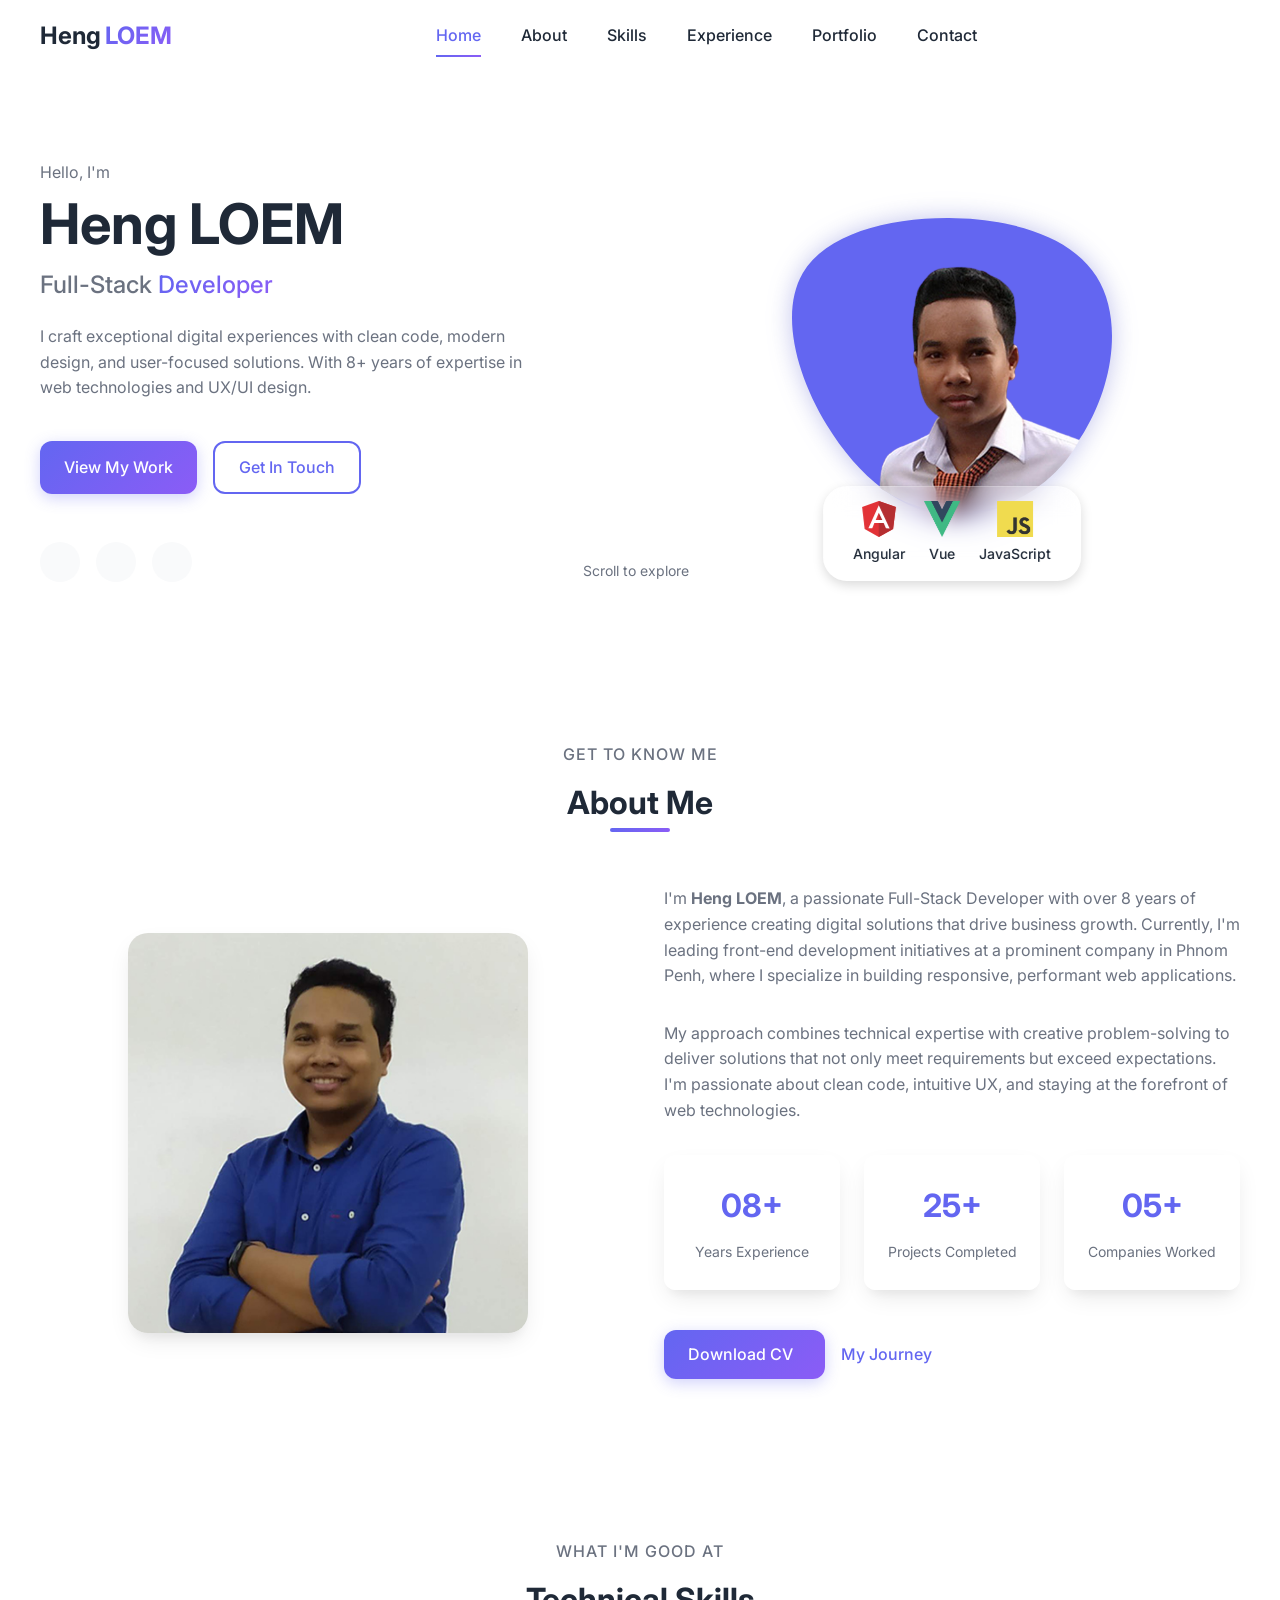
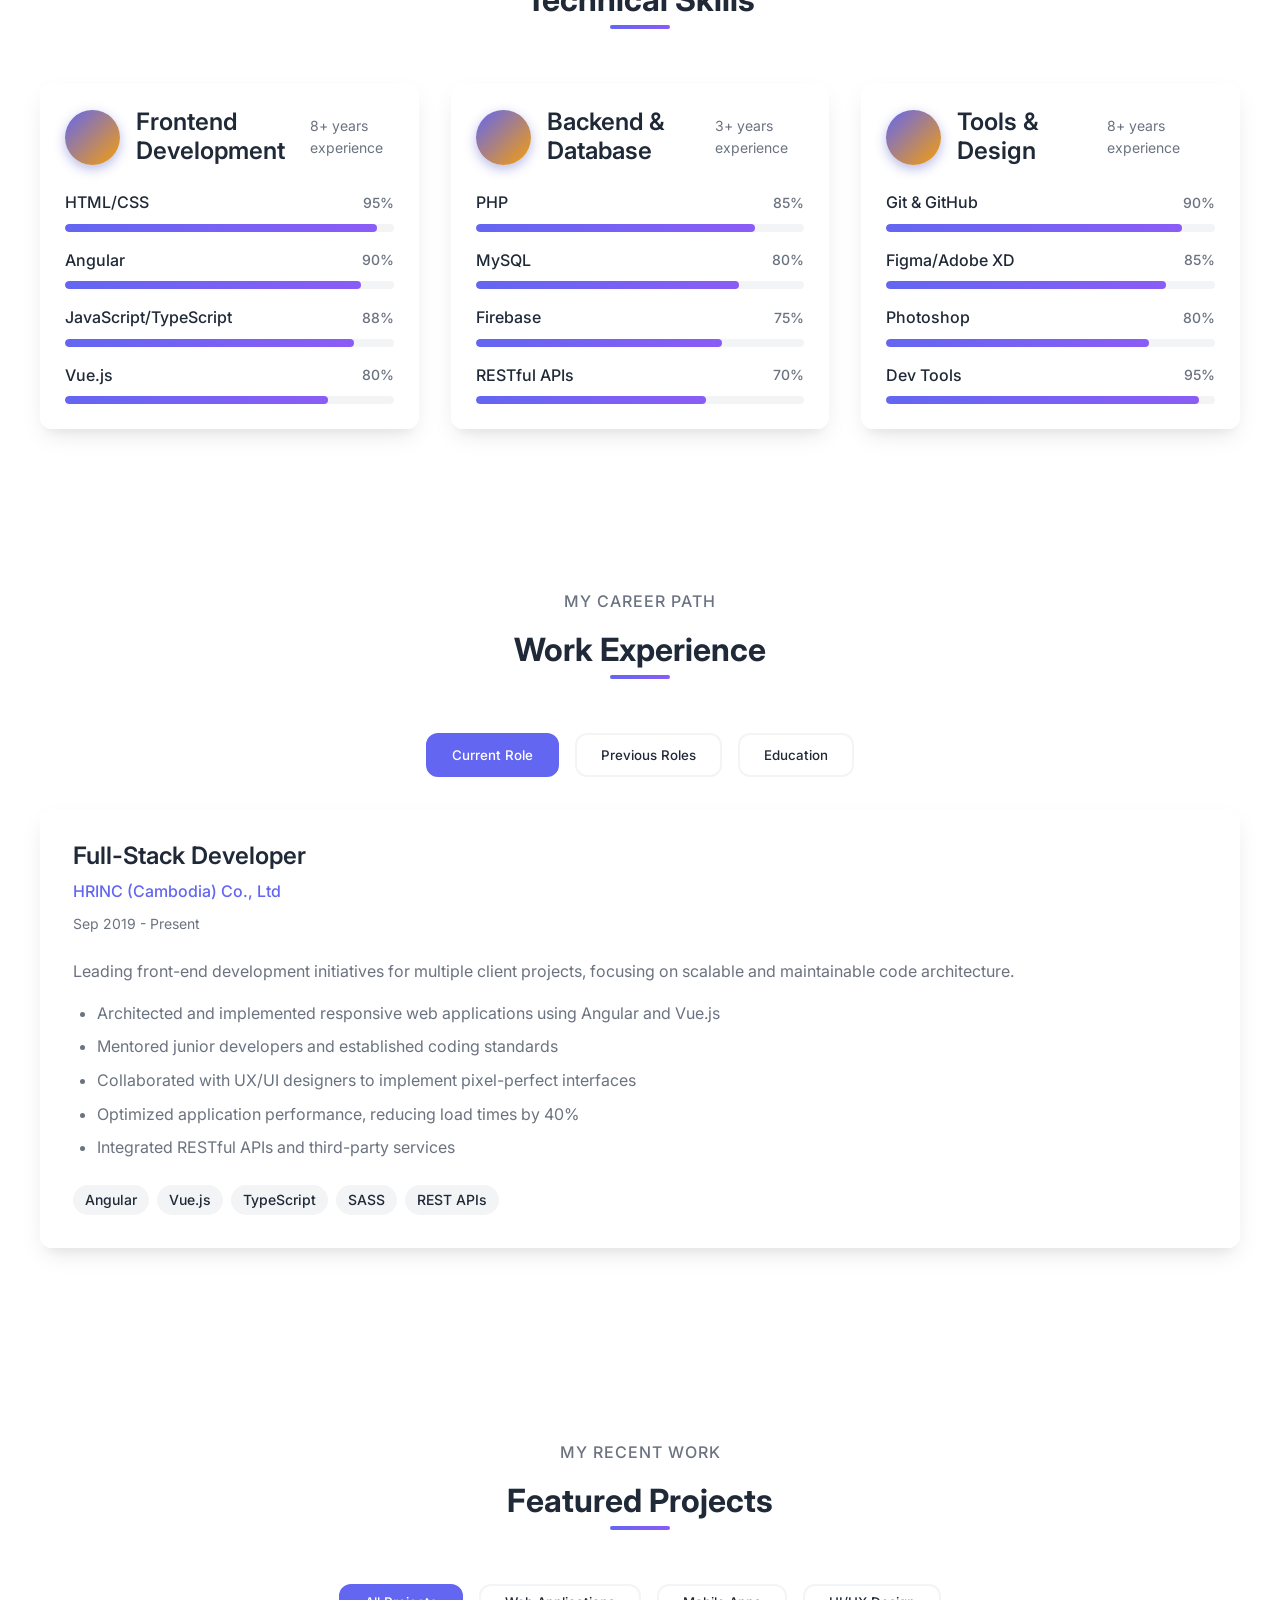
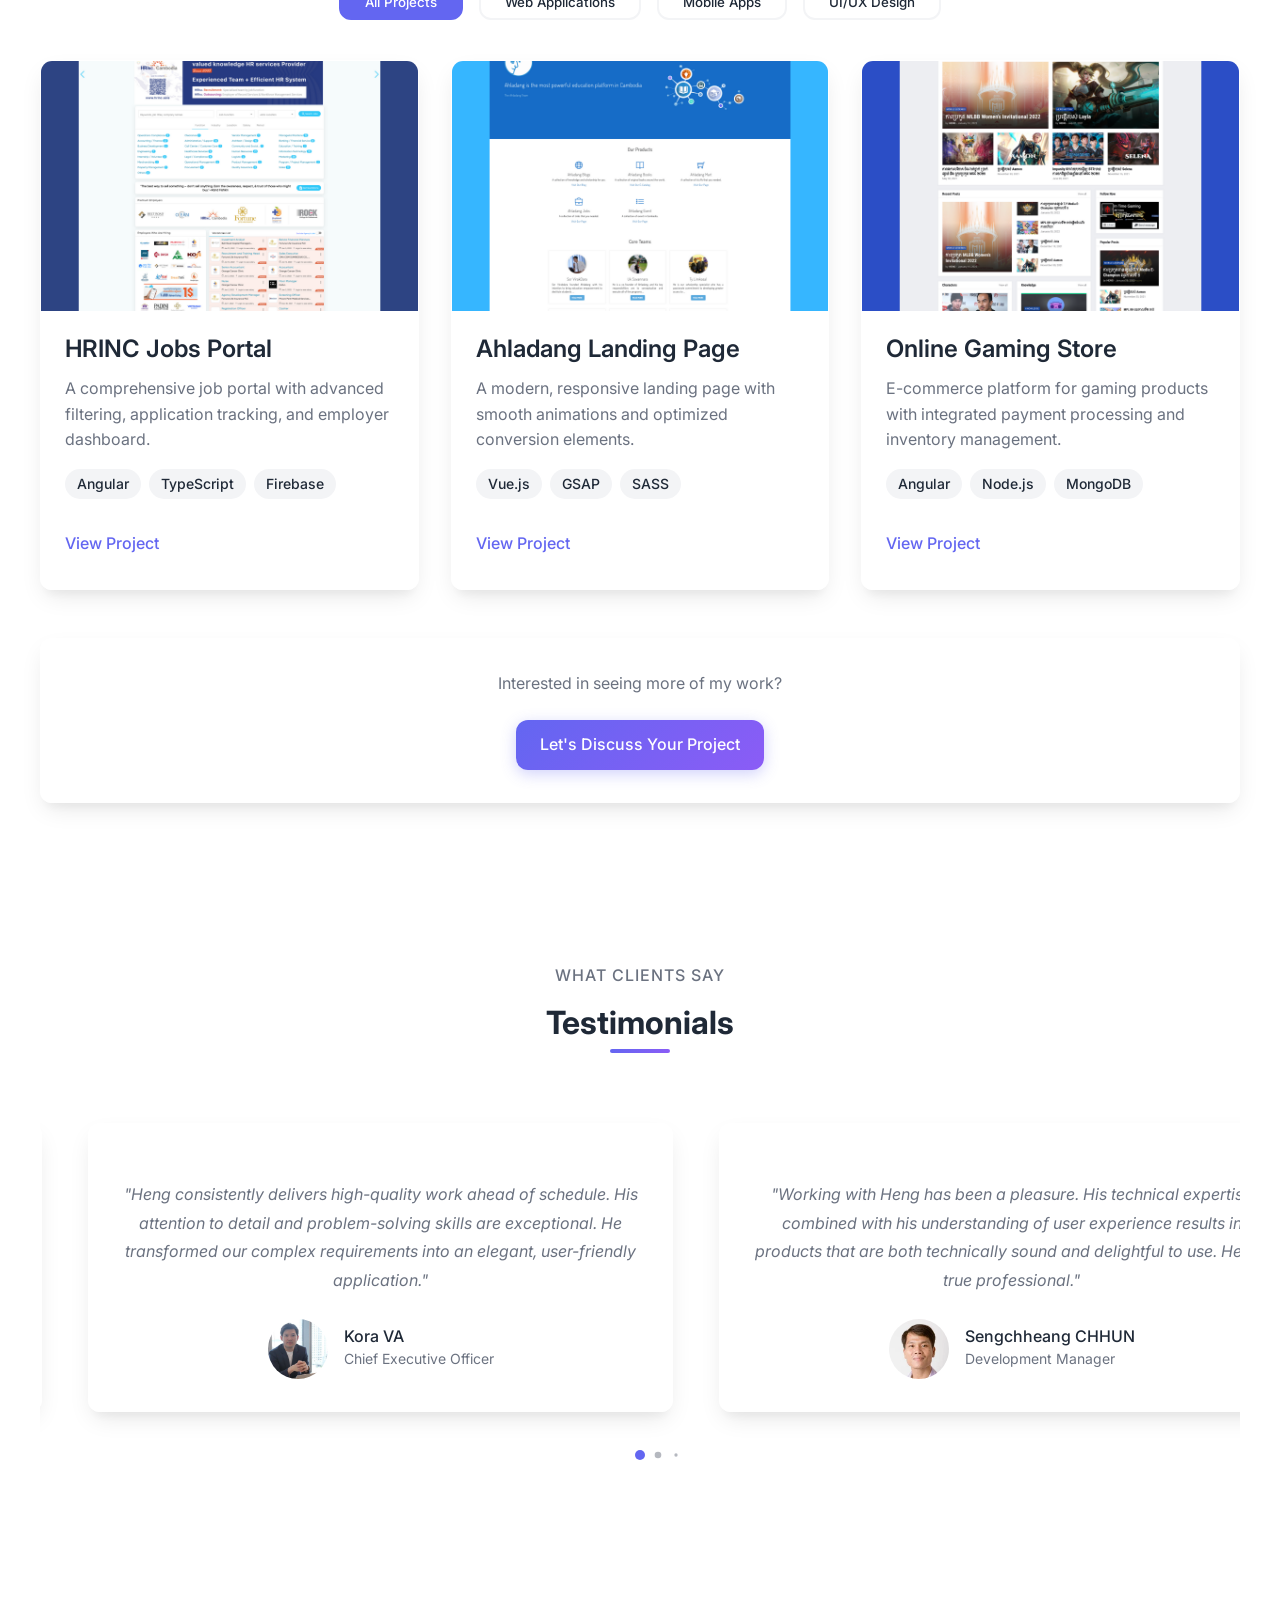
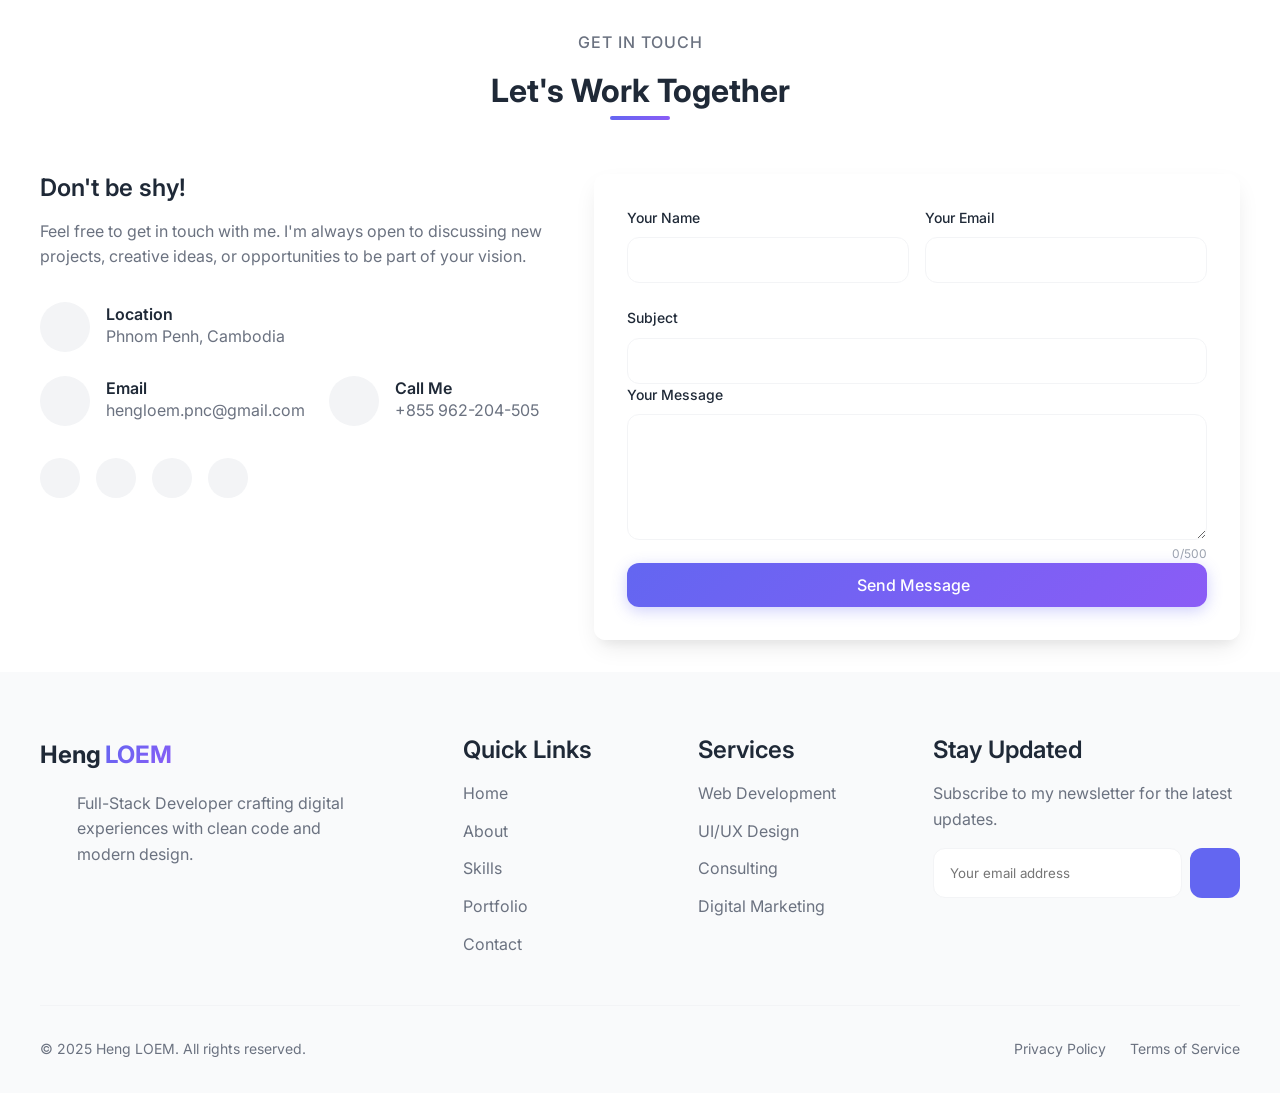
<file: index.html>
<!DOCTYPE html>
<html lang="en">

<head>
    <!--==================== METAS ====================-->
    <meta charset="UTF-8">
    <meta name="viewport" content="width=device-width, initial-scale=1.0">
    <meta name="title" content="Heng LOEM - Full-Stack Developer | Crafting Digital Experiences">
    <meta name="description"
        content="Heng LOEM is a Full-Stack Developer with 8+ years of experience specializing in front-end development, UX/UI design, and delivering high-quality digital solutions.">
    <meta name="keywords"
        content="Senior Front-end Developer, Web Developer, Full Stack Developer, Angular Developer, Vue Developer, UI/UX Designer">
    <meta name="robots" content="index, follow">
    <meta name="language" content="English">
    <meta name="revisit-after" content="4 days">
    <meta name="author" content="Heng LOEM">

    <!-- Favicon -->
    <link rel="icon" type="image/png" sizes="32x32" href="assets/img/favicon/favicon-32x32.png">
    <link rel="icon" type="image/png" sizes="16x16" href="assets/img/favicon/favicon-16x16.png">
    <link rel="apple-touch-icon" sizes="180x180" href="assets/img/favicon/apple-touch-icon.png">
    <link rel="manifest" href="assets/img/favicon/site.webmanifest">
    <meta name="theme-color" content="#6366f1">

    <!--==================== UNICONS ====================-->
    <link rel="stylesheet" href="https://unicons.iconscout.com/release/v4.0.0/css/line.css">

    <!--==================== SWIPER CSS ====================-->
    <link rel="stylesheet" href="assets/css/swiper-bundle.min.css">

    <!--==================== CSS ====================-->
    <link rel="stylesheet" href="assets/css/styles.css">
    <title>Heng LOEM | Full-Stack Developer</title>
</head>

<body>
    <!--==================== HEADER ====================-->
    <header class="header" id="header">
        <nav class="nav container">
            <a href="#" class="nav__logo">
                <div class="nav__logo-wrapper">
                    <span class="nav__logo-text">Heng</span>
                    <span class="nav__logo-accent">LOEM</span>
                </div>
            </a>

            <div class="nav__menu" id="nav-menu">
                <ul class="nav__list grid">
                    <li class="nav__item">
                        <a href="#home" class="nav__link active-link">
                            <i class="uil uil-estate nav__icon"></i> Home
                        </a>
                    </li>
                    <li class="nav__item">
                        <a href="#about" class="nav__link">
                            <i class="uil uil-user nav__icon"></i> About
                        </a>
                    </li>
                    <li class="nav__item">
                        <a href="#skills" class="nav__link">
                            <i class="uil uil-file-info-alt nav__icon"></i> Skills
                        </a>
                    </li>
                    <li class="nav__item">
                        <a href="#experience" class="nav__link">
                            <i class="uil uil-briefcase nav__icon"></i> Experience
                        </a>
                    </li>
                    <li class="nav__item">
                        <a href="#portfolio" class="nav__link">
                            <i class="uil uil-scenery nav__icon"></i> Portfolio
                        </a>
                    </li>
                    <li class="nav__item">
                        <a href="#contact" class="nav__link">
                            <i class="uil uil-message nav__icon"></i> Contact
                        </a>
                    </li>
                </ul>

                <i class="uil uil-times nav__close" id="nav-close"></i>
            </div>

            <div class="nav__btns">
                <!-- Theme change button -->
                <i class="uil uil-moon change-theme" id="theme-button"></i>

                <div class="nav__toggle" id="nav-toggle">
                    <!-- CHANGE THIS LINE ONLY -->
                    <i class="uil uil-bars"></i>
                </div>
            </div>
        </nav>
    </header>

    <!--==================== MAIN ====================-->
    <main class="main">
        <!--==================== HERO ====================-->
        <section class="hero section" id="home">
            <div class="hero__container container grid">
                <div class="hero__content">
                    <div class="hero__data">
                        <span class="hero__greeting">Hello, I'm</span>
                        <h1 class="hero__title">Heng LOEM</h1>
                        <h2 class="hero__subtitle">Full-Stack <span class="hero__accent">Developer</span></h2>
                        <p class="hero__description">
                            I craft exceptional digital experiences with clean code, modern design, and user-focused
                            solutions. With 8+ years of expertise in web technologies and UX/UI design.
                        </p>

                        <div class="hero__buttons">
                            <a href="#portfolio" class="button button--primary">
                                View My Work
                            </a>
                            <a href="#contact" class="button button--secondary">
                                Get In Touch
                            </a>
                        </div>
                    </div>

                    <div class="hero__social">
                        <a href="https://www.linkedin.com/in/hengloem/" target="_blank" class="hero__social-icon">
                            <i class="uil uil-linkedin-alt"></i>
                        </a>
                        <a href="https://dribbble.com/hengloem" class="hero__social-icon" target="_blank">
                            <i class="uil uil-dribbble"></i>
                        </a>
                        <a href="https://github.com/hengloem" target="_blank" class="hero__social-icon">
                            <i class="uil uil-github-alt"></i>
                        </a>
                    </div>
                </div>

                <div class="hero__image">
                    <div class="hero__blob">
                        <svg viewBox="0 0 200 187" xmlns="http://www.w3.org/2000/svg">
                            <path d="M190.312 36.4879C206.582 62.1187 201.309 102.826 182.328 134.186C163.346 165.547 
      130.807 187.559 100.226 186.353C69.6454 185.297 41.0228 161.023 21.7403 129.362C2.45775 
      97.8511 -7.48481 59.1033 6.67581 34.5279C20.9871 10.1032 59.7028 -0.149132 97.9666 
      0.00163737C136.23 0.303176 174.193 10.857 190.312 36.4879Z" />
                            <image class="hero__blob-img" x="12" y="18" href="assets/img/profile-2025.png" />
                        </svg>
                    </div>

                    <div class="hero__tech-stack">
                        <div class="tech-item">
                            <img src="assets/img/icon/angular.svg" alt="Angular">
                            <span>Angular</span>
                        </div>
                        <div class="tech-item">
                            <img src="assets/img/icon/vue.png" alt="Vue">
                            <span>Vue</span>
                        </div>
                        <div class="tech-item">
                            <img src="assets/img/icon/javascript.png" alt="JavaScript">
                            <span>JavaScript</span>
                        </div>
                    </div>
                </div>
            </div>

            <div class="hero__scroll">
                <a href="#about" class="hero__scroll-button">
                    <span>Scroll to explore</span>
                    <i class="uil uil-arrow-down"></i>
                </a>
            </div>
        </section>

        <!--==================== ABOUT ====================-->
        <section class="about section" id="about">
            <div class="container">
                <div class="section__header">
                    <span class="section__subtitle">Get to know me</span>
                    <h2 class="section__title">About Me</h2>
                </div>

                <div class="about__container grid">
                    <div class="about__image">
                        <img src="assets/img/about-2025.jpg" alt="Heng LOEM" class="about__img">
                    </div>

                    <div class="about__content">
                        <div class="about__info">
                            <p class="about__description">
                                I'm <strong>Heng LOEM</strong>, a passionate Full-Stack Developer with over 8 years of
                                experience creating digital solutions that drive business growth. Currently, I'm leading
                                front-end development initiatives at a prominent company in Phnom Penh, where I
                                specialize in building responsive, performant web applications.
                            </p>

                            <p class="about__description">
                                My approach combines technical expertise with creative problem-solving to deliver
                                solutions that not only meet requirements but exceed expectations. I'm passionate about
                                clean code, intuitive UX, and staying at the forefront of web technologies.
                            </p>
                        </div>

                        <div class="about__stats grid">
                            <div class="stat">
                                <span class="stat__number">08+</span>
                                <span class="stat__label">Years Experience</span>
                            </div>
                            <div class="stat">
                                <span class="stat__number">25+</span>
                                <span class="stat__label">Projects Completed</span>
                            </div>
                            <div class="stat">
                                <span class="stat__number">05+</span>
                                <span class="stat__label">Companies Worked</span>
                            </div>
                        </div>

                        <div class="about__actions">
                            <a download="" href="assets/docs/Heng-LOEM-CV-2025.pdf" class="button button--primary">
                                Download CV <i class="uil uil-download-alt button__icon"></i>
                            </a>
                            <a href="#experience" class="button button--text">
                                My Journey <i class="uil uil-arrow-right button__icon"></i>
                            </a>
                        </div>
                    </div>
                </div>
            </div>
        </section>

        <!--==================== SKILLS ====================-->
        <section class="skills section" id="skills">
            <div class="container">
                <div class="section__header">
                    <span class="section__subtitle">What I'm good at</span>
                    <h2 class="section__title">Technical Skills</h2>
                </div>

                <div class="skills__container grid">
                    <!-- Frontend Skills -->
                    <div class="skills__category">
                        <div class="skills__header">
                            <div class="skills__icon">
                                <i class="uil uil-desktop"></i>
                            </div>
                            <h3 class="skills__title">Frontend Development</h3>
                            <span class="skills__subtitle">8+ years experience</span>
                        </div>

                        <div class="skills__list">
                            <div class="skill">
                                <div class="skill__info">
                                    <span class="skill__name">HTML/CSS</span>
                                    <span class="skill__percentage">95%</span>
                                </div>
                                <div class="skill__bar">
                                    <div class="skill__progress" data-width="95"></div>
                                </div>
                            </div>

                            <div class="skill">
                                <div class="skill__info">
                                    <span class="skill__name">Angular</span>
                                    <span class="skill__percentage">90%</span>
                                </div>
                                <div class="skill__bar">
                                    <div class="skill__progress" data-width="90"></div>
                                </div>
                            </div>

                            <div class="skill">
                                <div class="skill__info">
                                    <span class="skill__name">JavaScript/TypeScript</span>
                                    <span class="skill__percentage">88%</span>
                                </div>
                                <div class="skill__bar">
                                    <div class="skill__progress" data-width="88"></div>
                                </div>
                            </div>

                            <div class="skill">
                                <div class="skill__info">
                                    <span class="skill__name">Vue.js</span>
                                    <span class="skill__percentage">80%</span>
                                </div>
                                <div class="skill__bar">
                                    <div class="skill__progress" data-width="80"></div>
                                </div>
                            </div>
                        </div>
                    </div>

                    <!-- Backend Skills -->
                    <div class="skills__category">
                        <div class="skills__header">
                            <div class="skills__icon">
                                <i class="uil uil-server"></i>
                            </div>
                            <h3 class="skills__title">Backend & Database</h3>
                            <span class="skills__subtitle">3+ years experience</span>
                        </div>

                        <div class="skills__list">
                            <div class="skill">
                                <div class="skill__info">
                                    <span class="skill__name">PHP</span>
                                    <span class="skill__percentage">85%</span>
                                </div>
                                <div class="skill__bar">
                                    <div class="skill__progress" data-width="85"></div>
                                </div>
                            </div>

                            <div class="skill">
                                <div class="skill__info">
                                    <span class="skill__name">MySQL</span>
                                    <span class="skill__percentage">80%</span>
                                </div>
                                <div class="skill__bar">
                                    <div class="skill__progress" data-width="80"></div>
                                </div>
                            </div>

                            <div class="skill">
                                <div class="skill__info">
                                    <span class="skill__name">Firebase</span>
                                    <span class="skill__percentage">75%</span>
                                </div>
                                <div class="skill__bar">
                                    <div class="skill__progress" data-width="75"></div>
                                </div>
                            </div>

                            <div class="skill">
                                <div class="skill__info">
                                    <span class="skill__name">RESTful APIs</span>
                                    <span class="skill__percentage">70%</span>
                                </div>
                                <div class="skill__bar">
                                    <div class="skill__progress" data-width="70"></div>
                                </div>
                            </div>
                        </div>
                    </div>

                    <!-- Tools & Design -->
                    <div class="skills__category">
                        <div class="skills__header">
                            <div class="skills__icon">
                                <i class="uil uil-paint-tool"></i>
                            </div>
                            <h3 class="skills__title">Tools & Design</h3>
                            <span class="skills__subtitle">8+ years experience</span>
                        </div>

                        <div class="skills__list">
                            <div class="skill">
                                <div class="skill__info">
                                    <span class="skill__name">Git & GitHub</span>
                                    <span class="skill__percentage">90%</span>
                                </div>
                                <div class="skill__bar">
                                    <div class="skill__progress" data-width="90"></div>
                                </div>
                            </div>

                            <div class="skill">
                                <div class="skill__info">
                                    <span class="skill__name">Figma/Adobe XD</span>
                                    <span class="skill__percentage">85%</span>
                                </div>
                                <div class="skill__bar">
                                    <div class="skill__progress" data-width="85"></div>
                                </div>
                            </div>

                            <div class="skill">
                                <div class="skill__info">
                                    <span class="skill__name">Photoshop</span>
                                    <span class="skill__percentage">80%</span>
                                </div>
                                <div class="skill__bar">
                                    <div class="skill__progress" data-width="80"></div>
                                </div>
                            </div>

                            <div class="skill">
                                <div class="skill__info">
                                    <span class="skill__name">Dev Tools</span>
                                    <span class="skill__percentage">95%</span>
                                </div>
                                <div class="skill__bar">
                                    <div class="skill__progress" data-width="95"></div>
                                </div>
                            </div>
                        </div>
                    </div>
                </div>
            </div>
        </section>

        <!--==================== EXPERIENCE ====================-->
        <section class="experience section" id="experience">
            <div class="container">
                <div class="section__header">
                    <span class="section__subtitle">My career path</span>
                    <h2 class="section__title">Work Experience</h2>
                </div>

                <div class="experience__container">
                    <div class="experience__tabs">
                        <button class="experience__tab active" data-tab="current">Current Role</button>
                        <button class="experience__tab" data-tab="previous">Previous Roles</button>
                        <button class="experience__tab" data-tab="education">Education</button>
                    </div>

                    <div class="experience__content">
                        <!-- Current Role -->
                        <div class="experience__panel active" id="current">
                            <div class="experience__item">
                                <div class="experience__header">
                                    <h3 class="experience__title">Full-Stack Developer</h3>
                                    <span class="experience__company">HRINC (Cambodia) Co., Ltd</span>
                                    <span class="experience__date">Sep 2019 - Present</span>
                                </div>

                                <div class="experience__details">
                                    <p>Leading front-end development initiatives for multiple client projects, focusing
                                        on scalable and maintainable code architecture.</p>

                                    <ul class="experience__highlights">
                                        <li>Architected and implemented responsive web applications using Angular and
                                            Vue.js</li>
                                        <li>Mentored junior developers and established coding standards</li>
                                        <li>Collaborated with UX/UI designers to implement pixel-perfect interfaces</li>
                                        <li>Optimized application performance, reducing load times by 40%</li>
                                        <li>Integrated RESTful APIs and third-party services</li>
                                    </ul>

                                    <div class="experience__tech">
                                        <span class="tech-tag">Angular</span>
                                        <span class="tech-tag">Vue.js</span>
                                        <span class="tech-tag">TypeScript</span>
                                        <span class="tech-tag">SASS</span>
                                        <span class="tech-tag">REST APIs</span>
                                    </div>
                                </div>
                            </div>
                        </div>

                        <!-- Previous Roles -->
                        <div class="experience__panel" id="previous">
                            <div class="timeline">
                                <div class="timeline__item">
                                    <div class="timeline__content">
                                        <h3 class="timeline__title">Software Engineer</h3>
                                        <span class="timeline__company">Arun Company</span>
                                        <span class="timeline__date">Feb 2019 - Sep 2019</span>
                                        <p>Developed and maintained web applications using modern JavaScript frameworks
                                            and PHP.</p>
                                        <div class="timeline__tech">
                                            <span class="tech-tag">PHP</span>
                                            <span class="tech-tag">JavaScript</span>
                                            <span class="tech-tag">MySQL</span>
                                        </div>
                                    </div>
                                </div>

                                <div class="timeline__item">
                                    <div class="timeline__content">
                                        <h3 class="timeline__title">Junior Web Developer</h3>
                                        <span class="timeline__company">Web Essentials</span>
                                        <span class="timeline__date">Aug 2018 - Jan 2019</span>
                                        <p>Built responsive websites and web applications, collaborating with senior
                                            developers on complex features.</p>
                                        <div class="timeline__tech">
                                            <span class="tech-tag">HTML/CSS</span>
                                            <span class="tech-tag">JavaScript</span>
                                            <span class="tech-tag">jQuery</span>
                                        </div>
                                    </div>
                                </div>

                                <div class="timeline__item">
                                    <div class="timeline__content">
                                        <h3 class="timeline__title">IT Officer</h3>
                                        <span class="timeline__company">Sahaka MFI</span>
                                        <span class="timeline__date">Sep 2017 - Aug 2018</span>
                                        <p>Managed IT infrastructure and provided technical support while developing
                                            internal tools.</p>
                                        <div class="timeline__tech">
                                            <span class="tech-tag">IT Support</span>
                                            <span class="tech-tag">Networking</span>
                                        </div>
                                    </div>
                                </div>
                            </div>
                        </div>

                        <!-- Education -->
                        <div class="experience__panel" id="education">
                            <div class="timeline">
                                <div class="timeline__item">
                                    <div class="timeline__content">
                                        <h3 class="timeline__title">Bachelor of Science</h3>
                                        <span class="timeline__company">University of Puthisastra</span>
                                        <span class="timeline__date">2017 - 2019</span>
                                        <p>Focused on computer science fundamentals, software engineering principles,
                                            and web technologies.</p>
                                    </div>
                                </div>

                                <div class="timeline__item">
                                    <div class="timeline__content">
                                        <h3 class="timeline__title">Associate Degree</h3>
                                        <span class="timeline__company">Passerelles Numériques Cambodia</span>
                                        <span class="timeline__date">2015 - 2017</span>
                                        <p>Intensive two-year program in IT and software development with hands-on
                                            project experience.</p>
                                    </div>
                                </div>

                                <div class="timeline__item">
                                    <div class="timeline__content">
                                        <h3 class="timeline__title">High School Diploma</h3>
                                        <span class="timeline__company">Koh Kong High School</span>
                                        <span class="timeline__date">2012 - 2015</span>
                                        <p>Graduated with focus on sciences and mathematics.</p>
                                    </div>
                                </div>
                            </div>
                        </div>
                    </div>
                </div>
            </div>
        </section>

        <!--==================== PORTFOLIO ====================-->
        <section class="portfolio section" id="portfolio">
            <div class="container">
                <div class="section__header">
                    <span class="section__subtitle">My recent work</span>
                    <h2 class="section__title">Featured Projects</h2>
                </div>

                <div class="portfolio__filters">
                    <button class="portfolio__filter active" data-filter="all">All Projects</button>
                    <button class="portfolio__filter" data-filter="web">Web Applications</button>
                    <button class="portfolio__filter" data-filter="mobile">Mobile Apps</button>
                    <button class="portfolio__filter" data-filter="design">UI/UX Design</button>
                </div>

                <div class="portfolio__container grid">
                    <!-- Project 1 -->
                    <div class="portfolio__item" data-category="web">
                        <div class="portfolio__image">
                            <img src="assets/img/portfolio-hrinc.png" alt="HRINC Jobs Portal">
                            <div class="portfolio__overlay">
                                <div class="portfolio__actions">
                                    <a href="https://www.hrincjobs.com/" target="_blank" class="portfolio__link">
                                        <i class="uil uil-external-link-alt"></i>
                                    </a>
                                    <a href="#" class="portfolio__link">
                                        <i class="uil uil-search-plus"></i>
                                    </a>
                                </div>
                            </div>
                        </div>

                        <div class="portfolio__content">
                            <h3 class="portfolio__title">HRINC Jobs Portal</h3>
                            <p class="portfolio__description">A comprehensive job portal with advanced filtering,
                                application tracking, and employer dashboard.</p>

                            <div class="portfolio__tech">
                                <span class="tech-tag">Angular</span>
                                <span class="tech-tag">TypeScript</span>
                                <span class="tech-tag">Firebase</span>
                            </div>

                            <a href="https://www.hrincjobs.com/" target="_blank" class="button button--text">
                                View Project <i class="uil uil-arrow-right"></i>
                            </a>
                        </div>
                    </div>

                    <!-- Project 2 -->
                    <div class="portfolio__item" data-category="web">
                        <div class="portfolio__image">
                            <img src="assets/img/portfolio-ahladang.png" alt="Ahladang Landing Page">
                            <div class="portfolio__overlay">
                                <div class="portfolio__actions">
                                    <a href="https://home.ahladang.com/" target="_blank" class="portfolio__link">
                                        <i class="uil uil-external-link-alt"></i>
                                    </a>
                                    <a href="#" class="portfolio__link">
                                        <i class="uil uil-search-plus"></i>
                                    </a>
                                </div>
                            </div>
                        </div>

                        <div class="portfolio__content">
                            <h3 class="portfolio__title">Ahladang Landing Page</h3>
                            <p class="portfolio__description">A modern, responsive landing page with smooth animations
                                and optimized conversion elements.</p>

                            <div class="portfolio__tech">
                                <span class="tech-tag">Vue.js</span>
                                <span class="tech-tag">GSAP</span>
                                <span class="tech-tag">SASS</span>
                            </div>

                            <a href="https://home.ahladang.com/" target="_blank" class="button button--text">
                                View Project <i class="uil uil-arrow-right"></i>
                            </a>
                        </div>
                    </div>

                    <!-- Project 3 -->
                    <div class="portfolio__item" data-category="web">
                        <div class="portfolio__image">
                            <img src="assets/img/portfolio-gaming.png" alt="Online Gaming Store">
                            <div class="portfolio__overlay">
                                <div class="portfolio__actions">
                                    <a href="https://www.intimegaming.com/" target="_blank" class="portfolio__link">
                                        <i class="uil uil-external-link-alt"></i>
                                    </a>
                                    <a href="#" class="portfolio__link">
                                        <i class="uil uil-search-plus"></i>
                                    </a>
                                </div>
                            </div>
                        </div>

                        <div class="portfolio__content">
                            <h3 class="portfolio__title">Online Gaming Store</h3>
                            <p class="portfolio__description">E-commerce platform for gaming products with integrated
                                payment processing and inventory management.</p>

                            <div class="portfolio__tech">
                                <span class="tech-tag">Angular</span>
                                <span class="tech-tag">Node.js</span>
                                <span class="tech-tag">MongoDB</span>
                            </div>

                            <a href="https://www.intimegaming.com/" target="_blank" class="button button--text">
                                View Project <i class="uil uil-arrow-right"></i>
                            </a>
                        </div>
                    </div>
                </div>

                <div class="portfolio__cta">
                    <p>Interested in seeing more of my work?</p>
                    <a href="#contact" class="button button--primary">Let's Discuss Your Project</a>
                </div>
            </div>
        </section>

        <!--==================== TESTIMONIALS ====================-->
        <section class="testimonials section">
            <div class="container">
                <div class="section__header">
                    <span class="section__subtitle">What clients say</span>
                    <h2 class="section__title">Testimonials</h2>
                </div>

                <div class="testimonials__container swiper-container">
                    <div class="swiper-wrapper">
                        <!-- Testimonial 1 -->
                        <div class="testimonial swiper-slide">
                            <div class="testimonial__content">
                                <div class="testimonial__rating">
                                    <i class="uil uil-star"></i>
                                    <i class="uil uil-star"></i>
                                    <i class="uil uil-star"></i>
                                    <i class="uil uil-star"></i>
                                    <i class="uil uil-star"></i>
                                </div>

                                <p class="testimonial__text">
                                    "Heng consistently delivers high-quality work ahead of schedule. His attention to
                                    detail and problem-solving skills are exceptional. He transformed our complex
                                    requirements into an elegant, user-friendly application."
                                </p>

                                <div class="testimonial__author">
                                    <img src="assets/img/testimonial1.webp" alt="Kora VA" class="testimonial__avatar">
                                    <div class="testimonial__info">
                                        <h4 class="testimonial__name">Kora VA</h4>
                                        <span class="testimonial__position">Chief Executive Officer</span>
                                    </div>
                                </div>
                            </div>
                        </div>

                        <!-- Testimonial 2 -->
                        <div class="testimonial swiper-slide">
                            <div class="testimonial__content">
                                <div class="testimonial__rating">
                                    <i class="uil uil-star"></i>
                                    <i class="uil uil-star"></i>
                                    <i class="uil uil-star"></i>
                                    <i class="uil uil-star"></i>
                                    <i class="uil uil-star"></i>
                                </div>

                                <p class="testimonial__text">
                                    "Working with Heng has been a pleasure. His technical expertise combined with his
                                    understanding of user experience results in products that are both technically sound
                                    and delightful to use. He's a true professional."
                                </p>

                                <div class="testimonial__author">
                                    <img src="assets/img/testimonial2.webp" alt="Sengchheang CHHUN"
                                        class="testimonial__avatar">
                                    <div class="testimonial__info">
                                        <h4 class="testimonial__name">Sengchheang CHHUN</h4>
                                        <span class="testimonial__position">Development Manager</span>
                                    </div>
                                </div>
                            </div>
                        </div>

                        <!-- Testimonial 3 -->
                        <div class="testimonial swiper-slide">
                            <div class="testimonial__content">
                                <div class="testimonial__rating">
                                    <i class="uil uil-star"></i>
                                    <i class="uil uil-star"></i>
                                    <i class="uil uil-star"></i>
                                    <i class="uil uil-star"></i>
                                    <i class="uil uil-star"></i>
                                </div>

                                <p class="testimonial__text">
                                    "Heng's ability to tackle complex challenges and deliver elegant solutions is
                                    impressive. He consistently goes above and beyond to ensure the final product
                                    exceeds expectations. A valuable asset to any development team."
                                </p>

                                <div class="testimonial__author">
                                    <img src="assets/img/testimonial3.webp" alt="Raksa ENG" class="testimonial__avatar">
                                    <div class="testimonial__info">
                                        <h4 class="testimonial__name">Raksa ENG</h4>
                                        <span class="testimonial__position">Senior Software Engineer</span>
                                    </div>
                                </div>
                            </div>
                        </div>
                    </div>

                    <!-- Pagination -->
                    <div class="swiper-pagination"></div>
                </div>
            </div>
        </section>

        <!--==================== CONTACT ====================-->
        <section class="contact section" id="contact">
            <div class="container">
                <div class="section__header">
                    <span class="section__subtitle">Get in touch</span>
                    <h2 class="section__title">Let's Work Together</h2>
                </div>

                <div class="contact__container grid">
                    <div class="contact__info">
                        <h3 class="contact__info-title">Don't be shy!</h3>
                        <p class="contact__info-description">
                            Feel free to get in touch with me. I'm always open to discussing new projects, creative
                            ideas, or opportunities to be part of your vision.
                        </p>

                        <div class="contact__details">
                            <div class="contact__detail">
                                <div class="contact__detail-icon">
                                    <i class="uil uil-map-marker"></i>
                                </div>
                                <div class="contact__detail-info">
                                    <h4>Location</h4>
                                    <p>Phnom Penh, Cambodia</p>
                                </div>
                            </div>

                            <div class="contact__detail">
                                <div class="contact__detail-icon">
                                    <i class="uil uil-envelope"></i>
                                </div>
                                <div class="contact__detail-info">
                                    <h4>Email</h4>
                                    <p>hengloem.pnc@gmail.com</p>
                                </div>
                            </div>

                            <div class="contact__detail">
                                <div class="contact__detail-icon">
                                    <i class="uil uil-phone"></i>
                                </div>
                                <div class="contact__detail-info">
                                    <h4>Call Me</h4>
                                    <p>+855 962-204-505</p>
                                </div>
                            </div>
                        </div>

                        <div class="contact__social">
                            <a href="https://www.linkedin.com/in/hengloem/" target="_blank"
                                class="contact__social-link">
                                <i class="uil uil-linkedin-alt"></i>
                            </a>
                            <a href="https://github.com/hengloem" target="_blank" class="contact__social-link">
                                <i class="uil uil-github-alt"></i>
                            </a>
                            <a href="https://dribbble.com/hengloem" target="_blank" class="contact__social-link">
                                <i class="uil uil-dribbble"></i>
                            </a>
                            <a href="https://www.facebook.com/heng.loem/" target="_blank" class="contact__social-link">
                                <i class="uil uil-facebook-f"></i>
                            </a>
                        </div>
                    </div>

                    <form class="contact__form">
                        <div class="form__group">
                            <div class="form__field">
                                <label for="name" class="form__label">Your Name</label>
                                <input type="text" id="name" name="name" class="form__input" required>
                            </div>

                            <div class="form__field">
                                <label for="email" class="form__label">Your Email</label>
                                <input type="email" id="email" name="email" class="form__input" required>
                            </div>
                        </div>

                        <div class="form__field">
                            <label for="subject" class="form__label">Subject</label>
                            <input type="text" id="subject" name="subject" class="form__input" required>
                        </div>

                        <div class="form__field">
                            <label for="message" class="form__label">Your Message</label>
                            <textarea id="message" name="message" rows="5" class="form__input" required></textarea>
                        </div>

                        <button type="submit" class="button button--primary button--full">
                            Send Message <i class="uil uil-message"></i>
                        </button>
                    </form>
                </div>
            </div>
        </section>
    </main>

    <!--==================== FOOTER ====================-->
    <footer class="footer">
        <div class="container">
            <div class="footer__container grid">
                <div class="footer__brand">
                    <a href="#" class="footer__logo">
                        <span>Heng</span>
                        <span>LOEM</span>
                    </a>
                    <p class="footer__description">
                        Full-Stack Developer crafting digital experiences with clean code and modern design.
                    </p>
                </div>

                <div class="footer__links">
                    <h3 class="footer__title">Quick Links</h3>
                    <ul class="footer__list">
                        <li><a href="#home" class="footer__link">Home</a></li>
                        <li><a href="#about" class="footer__link">About</a></li>
                        <li><a href="#skills" class="footer__link">Skills</a></li>
                        <li><a href="#portfolio" class="footer__link">Portfolio</a></li>
                        <li><a href="#contact" class="footer__link">Contact</a></li>
                    </ul>
                </div>

                <div class="footer__services">
                    <h3 class="footer__title">Services</h3>
                    <ul class="footer__list">
                        <li><a href="#" class="footer__link">Web Development</a></li>
                        <li><a href="#" class="footer__link">UI/UX Design</a></li>
                        <li><a href="#" class="footer__link">Consulting</a></li>
                        <li><a href="#" class="footer__link">Digital Marketing</a></li>
                    </ul>
                </div>

                <div class="footer__newsletter">
                    <h3 class="footer__title">Stay Updated</h3>
                    <p class="footer__text">Subscribe to my newsletter for the latest updates.</p>

                    <form class="newsletter__form">
                        <input type="email" placeholder="Your email address" class="newsletter__input" required>
                        <button type="submit" class="newsletter__button">
                            <i class="uil uil-message"></i>
                        </button>
                    </form>
                </div>
            </div>

            <div class="footer__bottom">
                <p class="footer__copyright">
                    &copy; 2025 Heng LOEM. All rights reserved.
                </p>

                <div class="footer__legal">
                    <a href="privacy-policy.html" class="footer__legal-link">Privacy Policy</a>
                    <a href="terms-of-service.html" class="footer__legal-link">Terms of Service</a>
                </div>
            </div>
        </div>
    </footer>

    <!--==================== SCROLL TOP ====================-->
    <a href="#" class="scroll-top" id="scroll-top">
        <i class="uil uil-arrow-up"></i>
    </a>

    <!--==================== SWIPER JS ====================-->
    <script src="assets/js/swiper-bundle.min.js"></script>

    <!--==================== MAIN JS ====================-->
    <script src="assets/js/main.js"></script>
    <script src="assets/js/contact.js"></script>
</body>

</html>
</file>
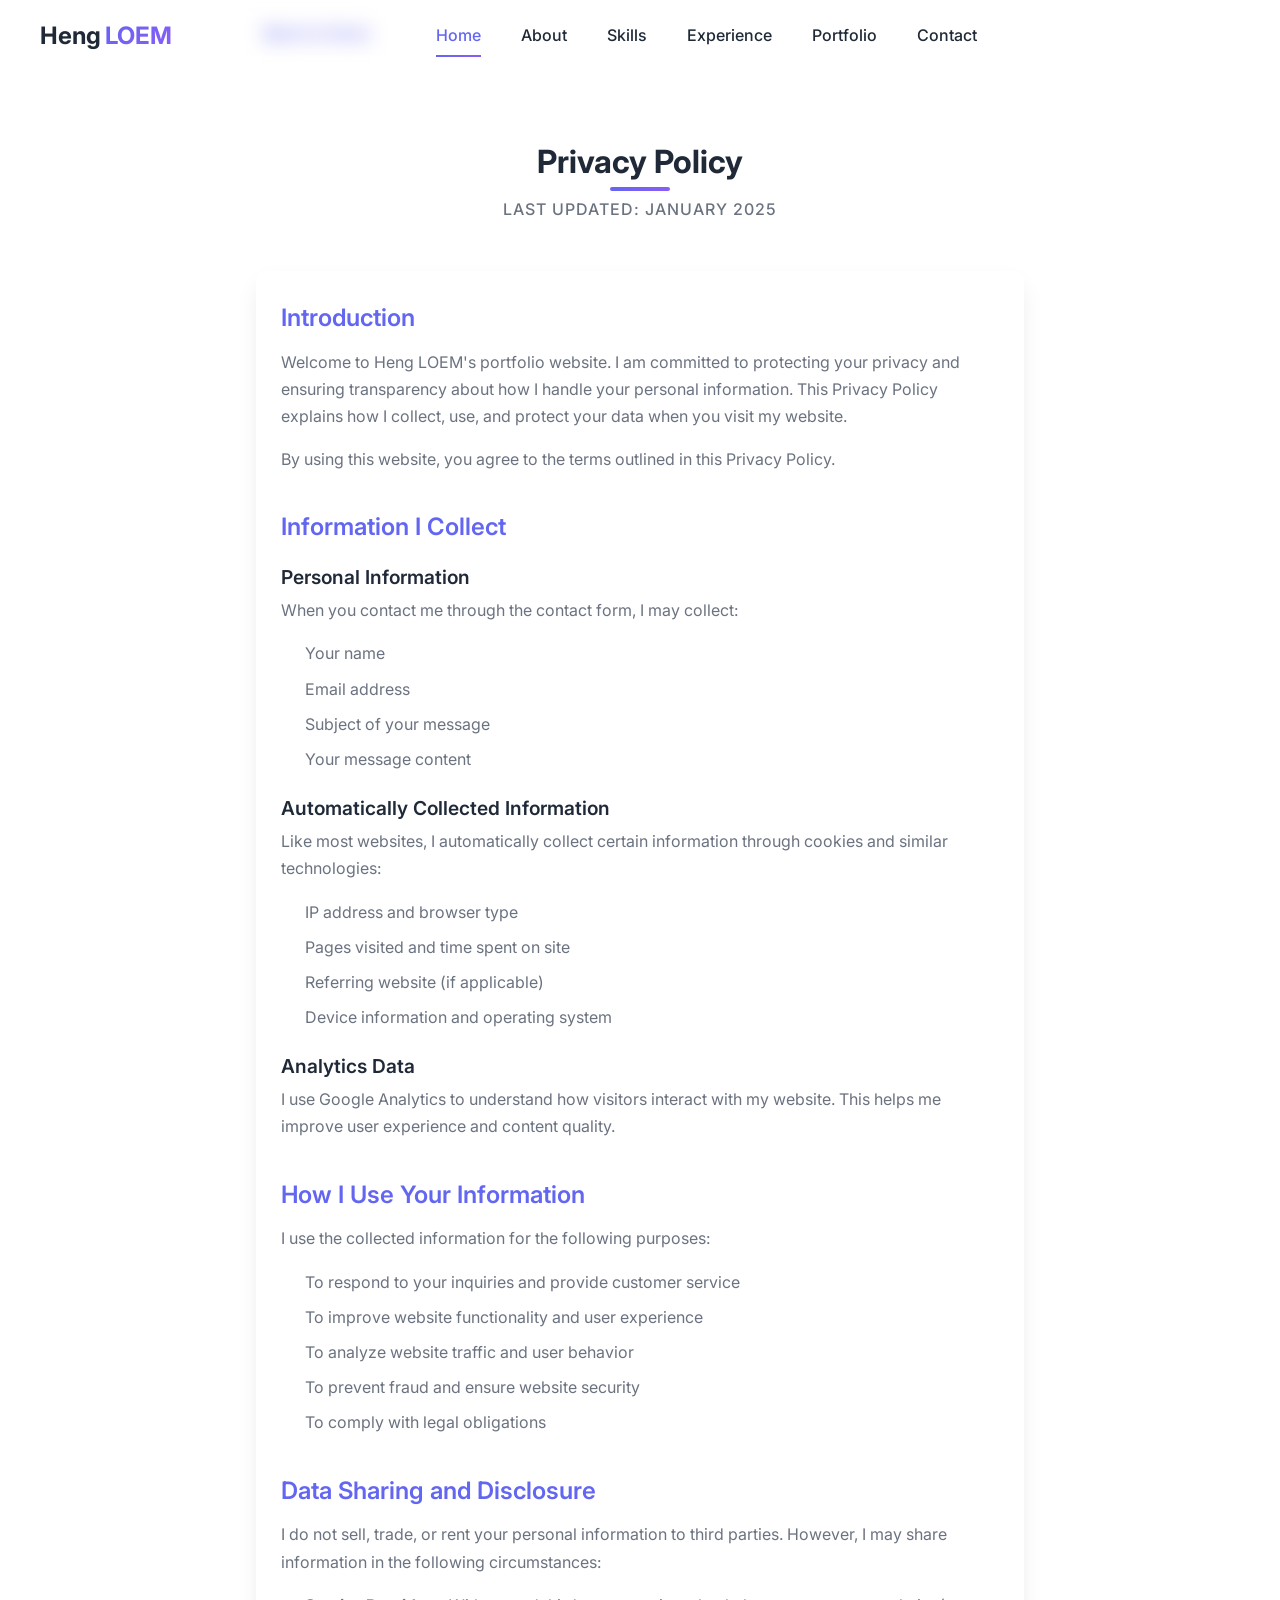
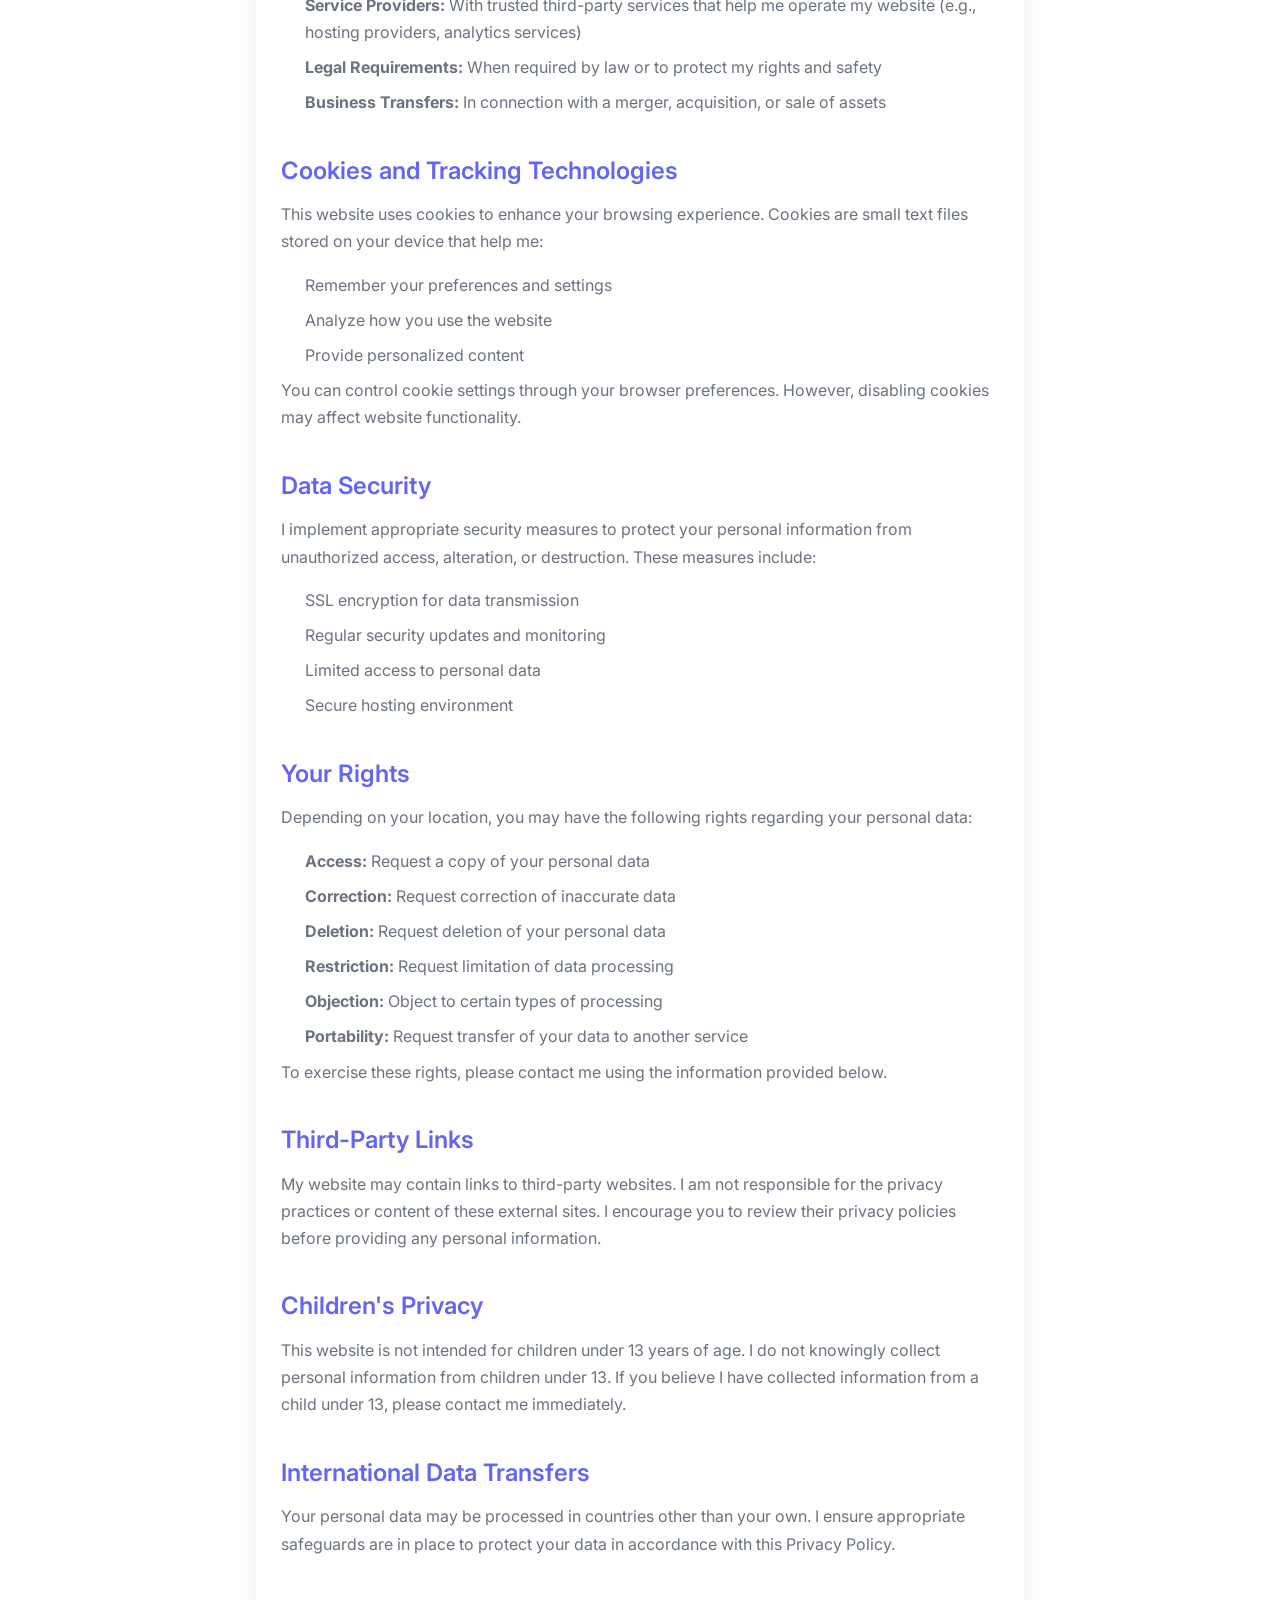
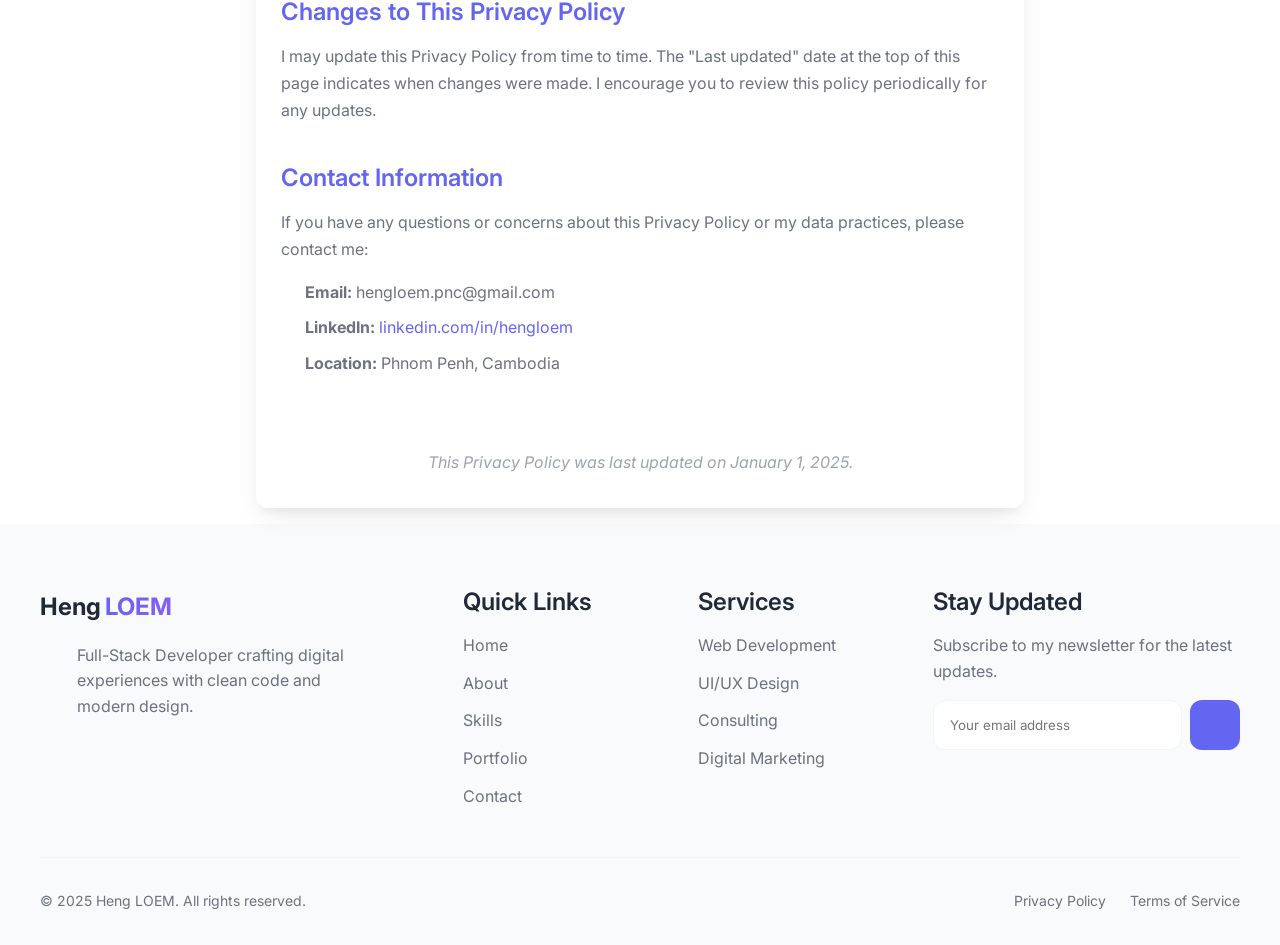
<file: privacy-policy.html>
<!DOCTYPE html>
<html lang="en">

<head>
    <!--==================== METAS ====================-->
    <meta charset="UTF-8">
    <meta name="viewport" content="width=device-width, initial-scale=1.0">
    <meta name="title" content="Heng LOEM - Full-Stack Developer | Crafting Digital Experiences">
    <meta name="description"
        content="Heng LOEM is a Full-Stack Developer with 8+ years of experience specializing in front-end development, UX/UI design, and delivering high-quality digital solutions.">
    <meta name="keywords"
        content="Senior Front-end Developer, Web Developer, Full Stack Developer, Angular Developer, Vue Developer, UI/UX Designer">
    <meta name="robots" content="index, follow">
    <meta name="language" content="English">
    <meta name="revisit-after" content="4 days">
    <meta name="author" content="Heng LOEM">

    <!-- Favicon -->
    <link rel="icon" type="image/png" sizes="32x32" href="assets/img/favicon/favicon-32x32.png">
    <link rel="icon" type="image/png" sizes="16x16" href="assets/img/favicon/favicon-16x16.png">
    <link rel="apple-touch-icon" sizes="180x180" href="assets/img/favicon/apple-touch-icon.png">
    <link rel="manifest" href="assets/img/favicon/site.webmanifest">
    <meta name="theme-color" content="#6366f1">

    <!--==================== UNICONS ====================-->
    <link rel="stylesheet" href="https://unicons.iconscout.com/release/v4.0.0/css/line.css">

    <!--==================== SWIPER CSS ====================-->
    <link rel="stylesheet" href="assets/css/swiper-bundle.min.css">

    <!--==================== CSS ====================-->
    <link rel="stylesheet" href="assets/css/styles.css">
    <title>Heng LOEM | Full-Stack Developer</title>
</head>

<body>
    <!--==================== HEADER ====================-->
    <header class="header" id="header">
        <nav class="nav container">
            <a href="#" class="nav__logo">
                <div class="nav__logo-wrapper">
                    <span class="nav__logo-text">Heng</span>
                    <span class="nav__logo-accent">LOEM</span>
                </div>
            </a>

            <div class="nav__menu" id="nav-menu">
                <ul class="nav__list grid">
                    <li class="nav__item">
                        <a href="#home" class="nav__link active-link">
                            <i class="uil uil-estate nav__icon"></i> Home
                        </a>
                    </li>
                    <li class="nav__item">
                        <a href="#about" class="nav__link">
                            <i class="uil uil-user nav__icon"></i> About
                        </a>
                    </li>
                    <li class="nav__item">
                        <a href="#skills" class="nav__link">
                            <i class="uil uil-file-info-alt nav__icon"></i> Skills
                        </a>
                    </li>
                    <li class="nav__item">
                        <a href="#experience" class="nav__link">
                            <i class="uil uil-briefcase nav__icon"></i> Experience
                        </a>
                    </li>
                    <li class="nav__item">
                        <a href="#portfolio" class="nav__link">
                            <i class="uil uil-scenery nav__icon"></i> Portfolio
                        </a>
                    </li>
                    <li class="nav__item">
                        <a href="#contact" class="nav__link">
                            <i class="uil uil-message nav__icon"></i> Contact
                        </a>
                    </li>
                </ul>

                <i class="uil uil-times nav__close" id="nav-close"></i>
            </div>

            <div class="nav__btns">
                <!-- Theme change button -->
                <i class="uil uil-moon change-theme" id="theme-button"></i>

                <div class="nav__toggle" id="nav-toggle">
                    <i class="uil uil-apps"></i>
                </div>
            </div>
        </nav>
    </header>

    <main class="main">
        <div class="legal-container">
            <a href="index.html" class="back-to-home">
                <i class="uil uil-arrow-left"></i> Back to Home
            </a>

            <div class="legal-header">
                <h1 class="section__title">Privacy Policy</h1>
                <p class="section__subtitle">Last updated: January 2025</p>
            </div>

            <div class="legal-content">
                <div class="legal-section">
                    <h2>Introduction</h2>
                    <p>Welcome to Heng LOEM's portfolio website. I am committed to protecting your privacy and ensuring
                        transparency about how I handle your personal information. This Privacy Policy explains how I
                        collect, use, and protect your data when you visit my website.</p>
                    <p>By using this website, you agree to the terms outlined in this Privacy Policy.</p>
                </div>

                <div class="legal-section">
                    <h2>Information I Collect</h2>

                    <h3>Personal Information</h3>
                    <p>When you contact me through the contact form, I may collect:</p>
                    <ul>
                        <li>Your name</li>
                        <li>Email address</li>
                        <li>Subject of your message</li>
                        <li>Your message content</li>
                    </ul>

                    <h3>Automatically Collected Information</h3>
                    <p>Like most websites, I automatically collect certain information through cookies and similar
                        technologies:</p>
                    <ul>
                        <li>IP address and browser type</li>
                        <li>Pages visited and time spent on site</li>
                        <li>Referring website (if applicable)</li>
                        <li>Device information and operating system</li>
                    </ul>

                    <h3>Analytics Data</h3>
                    <p>I use Google Analytics to understand how visitors interact with my website. This helps me improve
                        user experience and content quality.</p>
                </div>

                <div class="legal-section">
                    <h2>How I Use Your Information</h2>
                    <p>I use the collected information for the following purposes:</p>
                    <ul>
                        <li>To respond to your inquiries and provide customer service</li>
                        <li>To improve website functionality and user experience</li>
                        <li>To analyze website traffic and user behavior</li>
                        <li>To prevent fraud and ensure website security</li>
                        <li>To comply with legal obligations</li>
                    </ul>
                </div>

                <div class="legal-section">
                    <h2>Data Sharing and Disclosure</h2>
                    <p>I do not sell, trade, or rent your personal information to third parties. However, I may share
                        information in the following circumstances:</p>
                    <ul>
                        <li><strong>Service Providers:</strong> With trusted third-party services that help me operate
                            my website (e.g., hosting providers, analytics services)</li>
                        <li><strong>Legal Requirements:</strong> When required by law or to protect my rights and safety
                        </li>
                        <li><strong>Business Transfers:</strong> In connection with a merger, acquisition, or sale of
                            assets</li>
                    </ul>
                </div>

                <div class="legal-section">
                    <h2>Cookies and Tracking Technologies</h2>
                    <p>This website uses cookies to enhance your browsing experience. Cookies are small text files
                        stored on your device that help me:</p>
                    <ul>
                        <li>Remember your preferences and settings</li>
                        <li>Analyze how you use the website</li>
                        <li>Provide personalized content</li>
                    </ul>
                    <p>You can control cookie settings through your browser preferences. However, disabling cookies may
                        affect website functionality.</p>
                </div>

                <div class="legal-section">
                    <h2>Data Security</h2>
                    <p>I implement appropriate security measures to protect your personal information from unauthorized
                        access, alteration, or destruction. These measures include:</p>
                    <ul>
                        <li>SSL encryption for data transmission</li>
                        <li>Regular security updates and monitoring</li>
                        <li>Limited access to personal data</li>
                        <li>Secure hosting environment</li>
                    </ul>
                </div>

                <div class="legal-section">
                    <h2>Your Rights</h2>
                    <p>Depending on your location, you may have the following rights regarding your personal data:</p>
                    <ul>
                        <li><strong>Access:</strong> Request a copy of your personal data</li>
                        <li><strong>Correction:</strong> Request correction of inaccurate data</li>
                        <li><strong>Deletion:</strong> Request deletion of your personal data</li>
                        <li><strong>Restriction:</strong> Request limitation of data processing</li>
                        <li><strong>Objection:</strong> Object to certain types of processing</li>
                        <li><strong>Portability:</strong> Request transfer of your data to another service</li>
                    </ul>
                    <p>To exercise these rights, please contact me using the information provided below.</p>
                </div>

                <div class="legal-section">
                    <h2>Third-Party Links</h2>
                    <p>My website may contain links to third-party websites. I am not responsible for the privacy
                        practices or content of these external sites. I encourage you to review their privacy policies
                        before providing any personal information.</p>
                </div>

                <div class="legal-section">
                    <h2>Children's Privacy</h2>
                    <p>This website is not intended for children under 13 years of age. I do not knowingly collect
                        personal information from children under 13. If you believe I have collected information from a
                        child under 13, please contact me immediately.</p>
                </div>

                <div class="legal-section">
                    <h2>International Data Transfers</h2>
                    <p>Your personal data may be processed in countries other than your own. I ensure appropriate
                        safeguards are in place to protect your data in accordance with this Privacy Policy.</p>
                </div>

                <div class="legal-section">
                    <h2>Changes to This Privacy Policy</h2>
                    <p>I may update this Privacy Policy from time to time. The "Last updated" date at the top of this
                        page indicates when changes were made. I encourage you to review this policy periodically for
                        any updates.</p>
                </div>

                <div class="legal-section">
                    <h2>Contact Information</h2>
                    <p>If you have any questions or concerns about this Privacy Policy or my data practices, please
                        contact me:</p>
                    <ul>
                        <li><strong>Email:</strong> hengloem.pnc@gmail.com</li>
                        <li><strong>LinkedIn:</strong> <a href="https://www.linkedin.com/in/hengloem/"
                                style="color: var(--primary-color);">linkedin.com/in/hengloem</a></li>
                        <li><strong>Location:</strong> Phnom Penh, Cambodia</li>
                    </ul>
                </div>

                <div class="last-updated">
                    <p>This Privacy Policy was last updated on January 1, 2025.</p>
                </div>
            </div>
        </div>
    </main>

    <!--==================== FOOTER ====================-->
    <footer class="footer">
        <div class="container">
            <div class="footer__container grid">
                <div class="footer__brand">
                    <a href="#" class="footer__logo">
                        <span>Heng</span>
                        <span>LOEM</span>
                    </a>
                    <p class="footer__description">
                        Full-Stack Developer crafting digital experiences with clean code and modern design.
                    </p>
                </div>

                <div class="footer__links">
                    <h3 class="footer__title">Quick Links</h3>
                    <ul class="footer__list">
                        <li><a href="#home" class="footer__link">Home</a></li>
                        <li><a href="#about" class="footer__link">About</a></li>
                        <li><a href="#skills" class="footer__link">Skills</a></li>
                        <li><a href="#portfolio" class="footer__link">Portfolio</a></li>
                        <li><a href="#contact" class="footer__link">Contact</a></li>
                    </ul>
                </div>

                <div class="footer__services">
                    <h3 class="footer__title">Services</h3>
                    <ul class="footer__list">
                        <li><a href="#" class="footer__link">Web Development</a></li>
                        <li><a href="#" class="footer__link">UI/UX Design</a></li>
                        <li><a href="#" class="footer__link">Consulting</a></li>
                        <li><a href="#" class="footer__link">Digital Marketing</a></li>
                    </ul>
                </div>

                <div class="footer__newsletter">
                    <h3 class="footer__title">Stay Updated</h3>
                    <p class="footer__text">Subscribe to my newsletter for the latest updates.</p>

                    <form class="newsletter__form">
                        <input type="email" placeholder="Your email address" class="newsletter__input" required>
                        <button type="submit" class="newsletter__button">
                            <i class="uil uil-message"></i>
                        </button>
                    </form>
                </div>
            </div>

            <div class="footer__bottom">
                <p class="footer__copyright">
                    &copy; 2025 Heng LOEM. All rights reserved.
                </p>

                <div class="footer__legal">
                    <a href="privacy-policy.html" class="footer__legal-link">Privacy Policy</a>
                    <a href="terms-of-service.html" class="footer__legal-link">Terms of Service</a>
                </div>
            </div>
        </div>
    </footer>

    <!--==================== SCROLL TOP ====================-->
    <a href="#" class="scroll-top" id="scroll-top">
        <i class="uil uil-arrow-up"></i>
    </a>

    <!--==================== MAIN JS ====================-->
    <script src="assets/js/main.js"></script>
    <script src="assets/js/contact.js"></script>
</body>

</html>
</file>
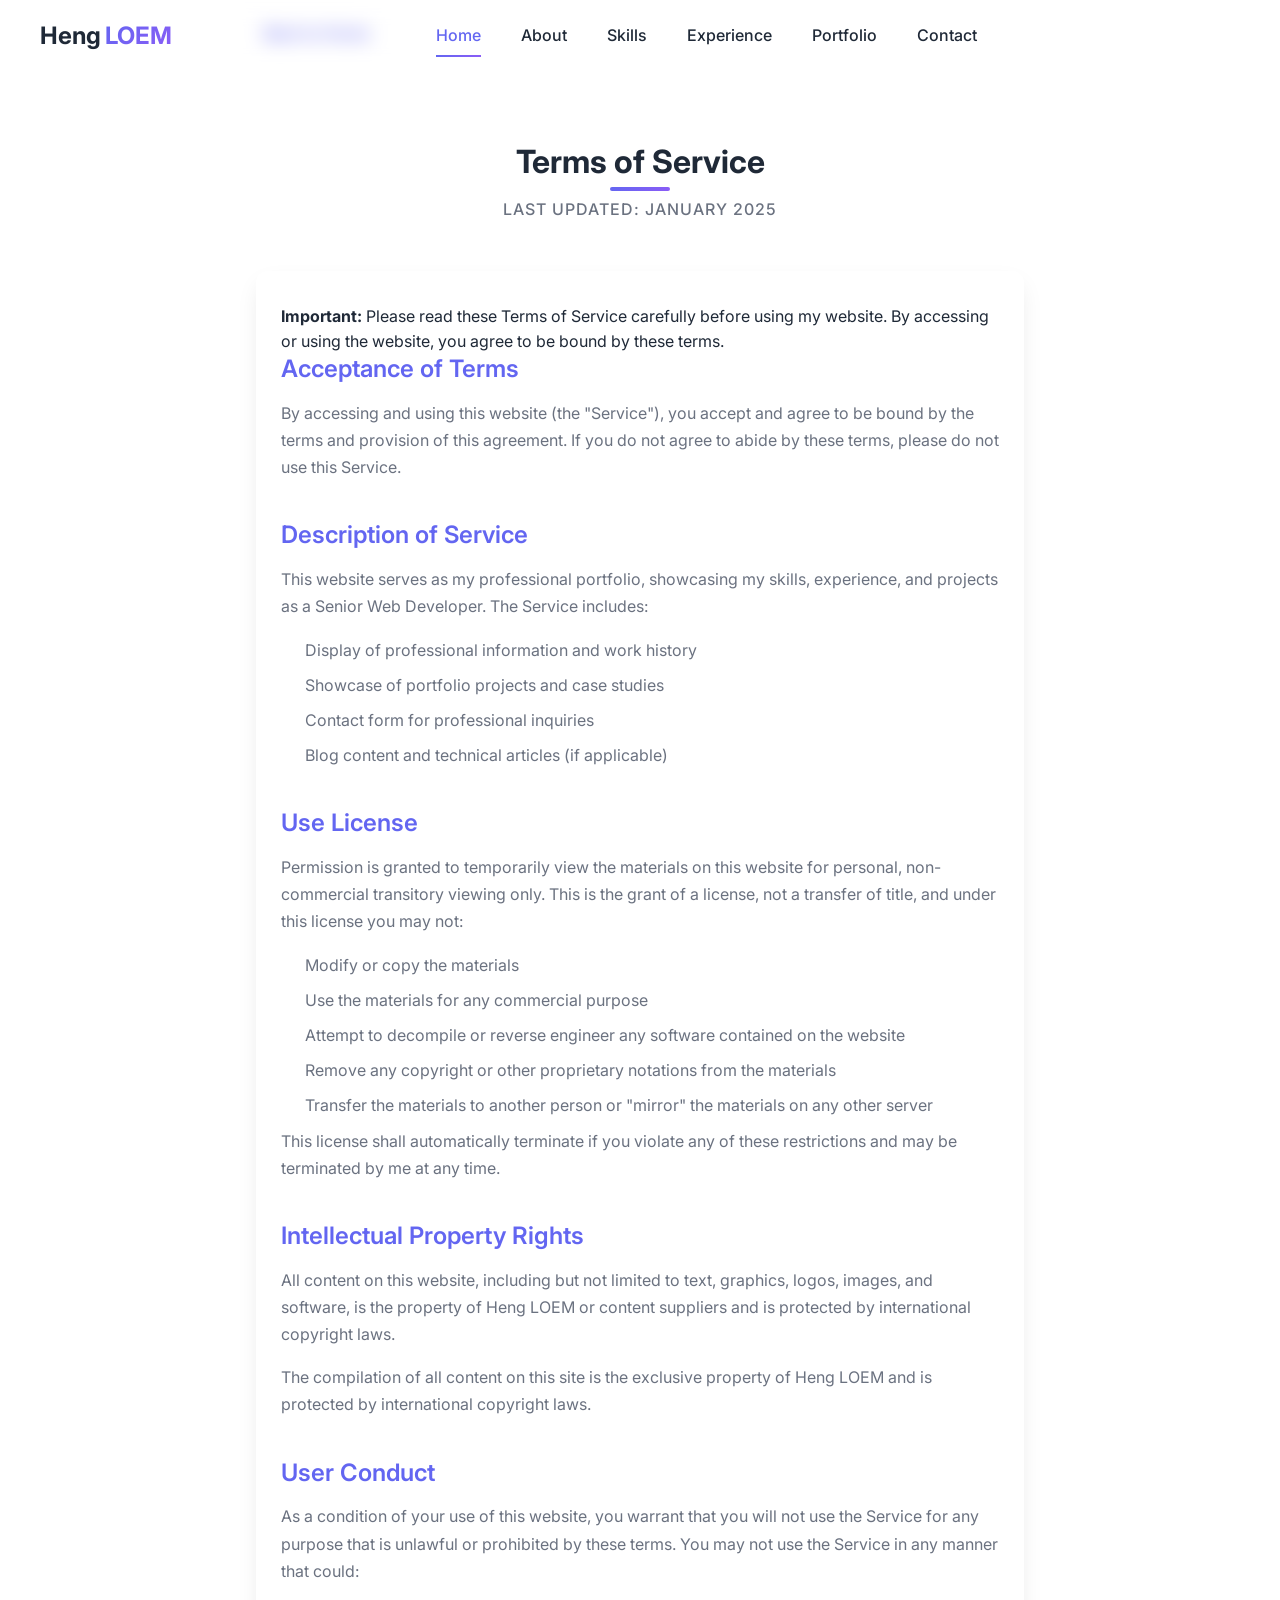
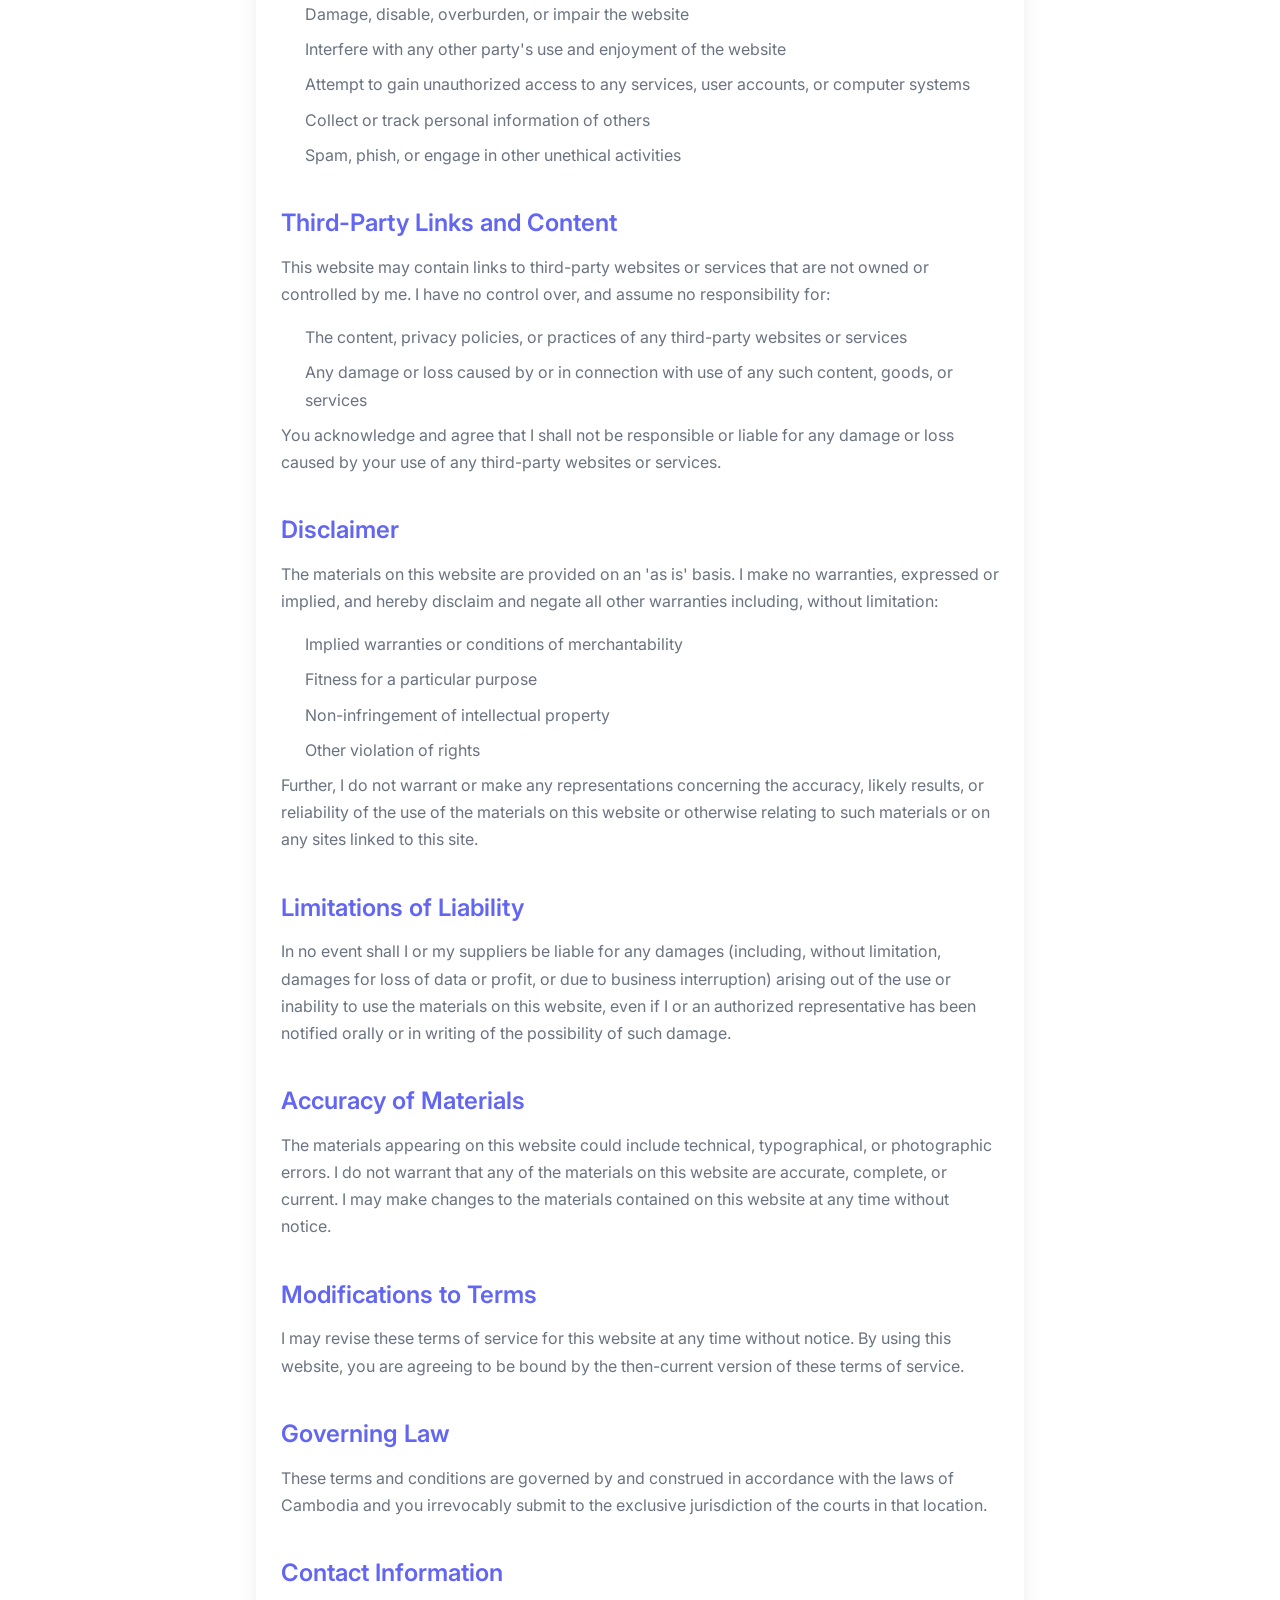
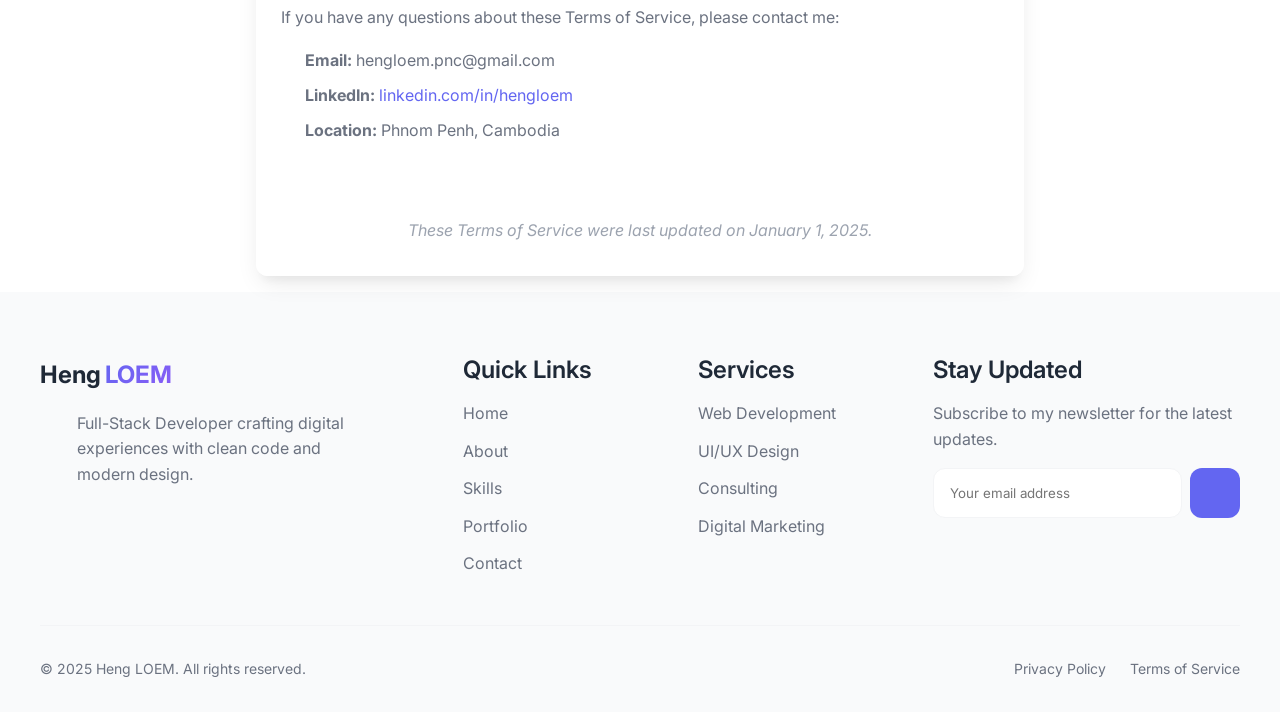
<file: terms-of-service.html>
<!DOCTYPE html>
<html lang="en">

<head>
    <!--==================== METAS ====================-->
    <meta charset="UTF-8">
    <meta name="viewport" content="width=device-width, initial-scale=1.0">
    <meta name="title" content="Heng LOEM - Full-Stack Developer | Crafting Digital Experiences">
    <meta name="description"
        content="Heng LOEM is a Full-Stack Developer with 8+ years of experience specializing in front-end development, UX/UI design, and delivering high-quality digital solutions.">
    <meta name="keywords"
        content="Senior Front-end Developer, Web Developer, Full Stack Developer, Angular Developer, Vue Developer, UI/UX Designer">
    <meta name="robots" content="index, follow">
    <meta name="language" content="English">
    <meta name="revisit-after" content="4 days">
    <meta name="author" content="Heng LOEM">

    <!-- Favicon -->
    <link rel="icon" type="image/png" sizes="32x32" href="assets/img/favicon/favicon-32x32.png">
    <link rel="icon" type="image/png" sizes="16x16" href="assets/img/favicon/favicon-16x16.png">
    <link rel="apple-touch-icon" sizes="180x180" href="assets/img/favicon/apple-touch-icon.png">
    <link rel="manifest" href="assets/img/favicon/site.webmanifest">
    <meta name="theme-color" content="#6366f1">

    <!--==================== UNICONS ====================-->
    <link rel="stylesheet" href="https://unicons.iconscout.com/release/v4.0.0/css/line.css">

    <!--==================== SWIPER CSS ====================-->
    <link rel="stylesheet" href="assets/css/swiper-bundle.min.css">

    <!--==================== CSS ====================-->
    <link rel="stylesheet" href="assets/css/styles.css">
    <title>Heng LOEM | Full-Stack Developer</title>
</head>

<body>
    <!--==================== HEADER ====================-->
    <header class="header" id="header">
        <nav class="nav container">
            <a href="#" class="nav__logo">
                <div class="nav__logo-wrapper">
                    <span class="nav__logo-text">Heng</span>
                    <span class="nav__logo-accent">LOEM</span>
                </div>
            </a>

            <div class="nav__menu" id="nav-menu">
                <ul class="nav__list grid">
                    <li class="nav__item">
                        <a href="#home" class="nav__link active-link">
                            <i class="uil uil-estate nav__icon"></i> Home
                        </a>
                    </li>
                    <li class="nav__item">
                        <a href="#about" class="nav__link">
                            <i class="uil uil-user nav__icon"></i> About
                        </a>
                    </li>
                    <li class="nav__item">
                        <a href="#skills" class="nav__link">
                            <i class="uil uil-file-info-alt nav__icon"></i> Skills
                        </a>
                    </li>
                    <li class="nav__item">
                        <a href="#experience" class="nav__link">
                            <i class="uil uil-briefcase nav__icon"></i> Experience
                        </a>
                    </li>
                    <li class="nav__item">
                        <a href="#portfolio" class="nav__link">
                            <i class="uil uil-scenery nav__icon"></i> Portfolio
                        </a>
                    </li>
                    <li class="nav__item">
                        <a href="#contact" class="nav__link">
                            <i class="uil uil-message nav__icon"></i> Contact
                        </a>
                    </li>
                </ul>

                <i class="uil uil-times nav__close" id="nav-close"></i>
            </div>

            <div class="nav__btns">
                <!-- Theme change button -->
                <i class="uil uil-moon change-theme" id="theme-button"></i>

                <div class="nav__toggle" id="nav-toggle">
                    <i class="uil uil-apps"></i>
                </div>
            </div>
        </nav>
    </header>

    <main class="main">
        <div class="legal-container">
            <a href="index.html" class="back-to-home">
                <i class="uil uil-arrow-left"></i> Back to Home
            </a>

            <div class="legal-header">
                <h1 class="section__title">Terms of Service</h1>
                <p class="section__subtitle">Last updated: January 2025</p>
            </div>

            <div class="legal-content">
                <div class="notice-box">
                    <p><strong>Important:</strong> Please read these Terms of Service carefully before using my website.
                        By accessing or using the website, you agree to be bound by these terms.</p>
                </div>

                <div class="legal-section">
                    <h2>Acceptance of Terms</h2>
                    <p>By accessing and using this website (the "Service"), you accept and agree to be bound by the
                        terms and provision of this agreement. If you do not agree to abide by these terms, please do
                        not use this Service.</p>
                </div>

                <div class="legal-section">
                    <h2>Description of Service</h2>
                    <p>This website serves as my professional portfolio, showcasing my skills, experience, and projects
                        as a Senior Web Developer. The Service includes:</p>
                    <ul>
                        <li>Display of professional information and work history</li>
                        <li>Showcase of portfolio projects and case studies</li>
                        <li>Contact form for professional inquiries</li>
                        <li>Blog content and technical articles (if applicable)</li>
                    </ul>
                </div>

                <div class="legal-section">
                    <h2>Use License</h2>
                    <p>Permission is granted to temporarily view the materials on this website for personal,
                        non-commercial transitory viewing only. This is the grant of a license, not a transfer of title,
                        and under this license you may not:</p>
                    <ul>
                        <li>Modify or copy the materials</li>
                        <li>Use the materials for any commercial purpose</li>
                        <li>Attempt to decompile or reverse engineer any software contained on the website</li>
                        <li>Remove any copyright or other proprietary notations from the materials</li>
                        <li>Transfer the materials to another person or "mirror" the materials on any other server</li>
                    </ul>
                    <p>This license shall automatically terminate if you violate any of these restrictions and may be
                        terminated by me at any time.</p>
                </div>

                <div class="legal-section">
                    <h2>Intellectual Property Rights</h2>
                    <p>All content on this website, including but not limited to text, graphics, logos, images, and
                        software, is the property of Heng LOEM or content suppliers and is protected by international
                        copyright laws.</p>
                    <p>The compilation of all content on this site is the exclusive property of Heng LOEM and is
                        protected by international copyright laws.</p>
                </div>

                <div class="legal-section">
                    <h2>User Conduct</h2>
                    <p>As a condition of your use of this website, you warrant that you will not use the Service for any
                        purpose that is unlawful or prohibited by these terms. You may not use the Service in any manner
                        that could:</p>
                    <ul>
                        <li>Damage, disable, overburden, or impair the website</li>
                        <li>Interfere with any other party's use and enjoyment of the website</li>
                        <li>Attempt to gain unauthorized access to any services, user accounts, or computer systems</li>
                        <li>Collect or track personal information of others</li>
                        <li>Spam, phish, or engage in other unethical activities</li>
                    </ul>
                </div>

                <div class="legal-section">
                    <h2>Third-Party Links and Content</h2>
                    <p>This website may contain links to third-party websites or services that are not owned or
                        controlled by me. I have no control over, and assume no responsibility for:</p>
                    <ul>
                        <li>The content, privacy policies, or practices of any third-party websites or services</li>
                        <li>Any damage or loss caused by or in connection with use of any such content, goods, or
                            services</li>
                    </ul>
                    <p>You acknowledge and agree that I shall not be responsible or liable for any damage or loss caused
                        by your use of any third-party websites or services.</p>
                </div>

                <div class="legal-section">
                    <h2>Disclaimer</h2>
                    <p>The materials on this website are provided on an 'as is' basis. I make no warranties, expressed
                        or implied, and hereby disclaim and negate all other warranties including, without limitation:
                    </p>
                    <ul>
                        <li>Implied warranties or conditions of merchantability</li>
                        <li>Fitness for a particular purpose</li>
                        <li>Non-infringement of intellectual property</li>
                        <li>Other violation of rights</li>
                    </ul>
                    <p>Further, I do not warrant or make any representations concerning the accuracy, likely results, or
                        reliability of the use of the materials on this website or otherwise relating to such materials
                        or on any sites linked to this site.</p>
                </div>

                <div class="legal-section">
                    <h2>Limitations of Liability</h2>
                    <p>In no event shall I or my suppliers be liable for any damages (including, without limitation,
                        damages for loss of data or profit, or due to business interruption) arising out of the use or
                        inability to use the materials on this website, even if I or an authorized representative has
                        been notified orally or in writing of the possibility of such damage.</p>
                </div>

                <div class="legal-section">
                    <h2>Accuracy of Materials</h2>
                    <p>The materials appearing on this website could include technical, typographical, or photographic
                        errors. I do not warrant that any of the materials on this website are accurate, complete, or
                        current. I may make changes to the materials contained on this website at any time without
                        notice.</p>
                </div>

                <div class="legal-section">
                    <h2>Modifications to Terms</h2>
                    <p>I may revise these terms of service for this website at any time without notice. By using this
                        website, you are agreeing to be bound by the then-current version of these terms of service.</p>
                </div>

                <div class="legal-section">
                    <h2>Governing Law</h2>
                    <p>These terms and conditions are governed by and construed in accordance with the laws of Cambodia
                        and you irrevocably submit to the exclusive jurisdiction of the courts in that location.</p>
                </div>

                <div class="legal-section">
                    <h2>Contact Information</h2>
                    <p>If you have any questions about these Terms of Service, please contact me:</p>
                    <ul>
                        <li><strong>Email:</strong> hengloem.pnc@gmail.com</li>
                        <li><strong>LinkedIn:</strong> <a href="https://www.linkedin.com/in/hengloem/"
                                style="color: var(--primary-color);">linkedin.com/in/hengloem</a></li>
                        <li><strong>Location:</strong> Phnom Penh, Cambodia</li>
                    </ul>
                </div>

                <div class="last-updated">
                    <p>These Terms of Service were last updated on January 1, 2025.</p>
                </div>
            </div>
        </div>
    </main>

    <!--==================== FOOTER ====================-->
    <footer class="footer">
        <div class="container">
            <div class="footer__container grid">
                <div class="footer__brand">
                    <a href="#" class="footer__logo">
                        <span>Heng</span>
                        <span>LOEM</span>
                    </a>
                    <p class="footer__description">
                        Full-Stack Developer crafting digital experiences with clean code and modern design.
                    </p>
                </div>

                <div class="footer__links">
                    <h3 class="footer__title">Quick Links</h3>
                    <ul class="footer__list">
                        <li><a href="#home" class="footer__link">Home</a></li>
                        <li><a href="#about" class="footer__link">About</a></li>
                        <li><a href="#skills" class="footer__link">Skills</a></li>
                        <li><a href="#portfolio" class="footer__link">Portfolio</a></li>
                        <li><a href="#contact" class="footer__link">Contact</a></li>
                    </ul>
                </div>

                <div class="footer__services">
                    <h3 class="footer__title">Services</h3>
                    <ul class="footer__list">
                        <li><a href="#" class="footer__link">Web Development</a></li>
                        <li><a href="#" class="footer__link">UI/UX Design</a></li>
                        <li><a href="#" class="footer__link">Consulting</a></li>
                        <li><a href="#" class="footer__link">Digital Marketing</a></li>
                    </ul>
                </div>

                <div class="footer__newsletter">
                    <h3 class="footer__title">Stay Updated</h3>
                    <p class="footer__text">Subscribe to my newsletter for the latest updates.</p>

                    <form class="newsletter__form">
                        <input type="email" placeholder="Your email address" class="newsletter__input" required>
                        <button type="submit" class="newsletter__button">
                            <i class="uil uil-message"></i>
                        </button>
                    </form>
                </div>
            </div>

            <div class="footer__bottom">
                <p class="footer__copyright">
                    &copy; 2025 Heng LOEM. All rights reserved.
                </p>

                <div class="footer__legal">
                    <a href="privacy-policy.html" class="footer__legal-link">Privacy Policy</a>
                    <a href="terms-of-service.html" class="footer__legal-link">Terms of Service</a>
                </div>
            </div>
        </div>
    </footer>

    <!--==================== SCROLL TOP ====================-->
    <a href="#" class="scroll-top" id="scroll-top">
        <i class="uil uil-arrow-up"></i>
    </a>

    <!--==================== MAIN JS ====================-->
    <script src="assets/js/main.js"></script>
    <script src="assets/js/contact.js"></script>
</body>

</html>
</file>
<file: assets/css/styles.css>
@import url("https://fonts.googleapis.com/css2?family=Inter:wght@300;400;500;600;700&display=swap");
@import url("./variable.css");
@import url("./dark-theme.css");
@import url("./base.css");

html {
  scroll-behavior: smooth;
}

body {
  font-family: var(--body-font);
  font-size: var(--normal-font-size);
  background-color: var(--bg-color);
  color: var(--text-color);
  line-height: 1.6;
  transition: var(--transition);
}

h1,
h2,
h3,
h4 {
  color: var(--text-color);
  font-weight: var(--font-semi-bold);
  line-height: 1.2;
}

ul {
  list-style: none;
}

a {
  text-decoration: none;
  color: var(--text-color);
}

img {
  max-width: 100%;
  height: auto;
}

button {
  cursor: pointer;
  border: none;
  outline: none;
  font-family: var(--body-font);
}

/*==================== REUSABLE CSS CLASSES ====================*/
.container {
  max-width: 1200px;
  margin: 0 auto;
  padding: 0 1.5rem;
}

.section {
  padding: 6rem 0 2rem;
}

.section__header {
  text-align: center;
  margin-bottom: var(--mb-3);
}

.section__title {
  font-size: var(--h2-font-size);
  font-weight: var(--font-bold);
  margin-bottom: var(--mb-1);
  position: relative;
  display: inline-block;
}

.section__title::after {
  content: "";
  position: absolute;
  width: 60px;
  height: 4px;
  background: var(--gradient-primary);
  bottom: -10px;
  left: 50%;
  transform: translateX(-50%);
  border-radius: 2px;
}

.section__subtitle {
  display: block;
  font-size: var(--normal-font-size);
  color: var(--text-light);
  margin-bottom: var(--mb-1);
  text-transform: uppercase;
  letter-spacing: 1px;
  font-weight: var(--font-medium);
}

.grid {
  display: grid;
  gap: 1.5rem;
}

/*==================== BUTTONS ====================*/
.button {
  display: inline-flex;
  align-items: center;
  justify-content: center;
  gap: 0.5rem;
  padding: 0.75rem 1.5rem;
  border-radius: var(--border-radius);
  font-weight: var(--font-medium);
  transition: var(--transition);
  font-size: var(--normal-font-size);
  position: relative;
  overflow: hidden;
}

.button--primary {
  background: var(--gradient-primary);
  color: white;
  box-shadow: 0 4px 15px rgba(99, 102, 241, 0.3);
}

.button--primary:hover {
  transform: translateY(-3px);
  box-shadow: 0 8px 25px rgba(99, 102, 241, 0.4);
}

.button--secondary {
  background: transparent;
  color: var(--primary-color);
  border: 2px solid var(--primary-color);
}

.button--secondary:hover {
  background: var(--primary-color);
  color: white;
  transform: translateY(-3px);
}

.button--text {
  background: transparent;
  color: var(--primary-color);
  padding: 0.5rem 0;
}

.button--text:hover {
  color: var(--primary-dark);
  transform: translateX(5px);
}

.button--full {
  width: 100%;
}

/*==================== HEADER & NAV ====================*/
.header {
  position: fixed;
  top: 0;
  left: 0;
  width: 100%;
  backdrop-filter: blur(10px);
  z-index: var(--z-fixed);
  transition: var(--transition);
  border-bottom: 1px solid rgba(255, 255, 255, 0.2);
}

.dark-theme .header {
  background: rgba(17, 24, 39, 0.8);
  border-bottom: 1px solid rgba(55, 65, 81, 0.3);
}

.nav {
  height: 4.5rem;
  display: flex;
  justify-content: space-between;
  align-items: center;
}

.nav__logo {
  display: flex;
  align-items: center;
}

.nav__logo-wrapper {
  display: flex;
  align-items: center;
  gap: 0.25rem;
}

.nav__logo-text {
  font-size: 1.5rem;
  font-weight: var(--font-bold);
  color: var(--text-color);
}

.nav__logo-accent {
  font-size: 1.5rem;
  font-weight: var(--font-bold);
  background: var(--gradient-primary);
  -webkit-background-clip: text;
  -webkit-text-fill-color: transparent;
}

/* MOBILE NAVIGATION */
.nav__menu {
  position: fixed;
  top: -100%;
  left: 0;
  width: 100%;
  height: 100vh;
  padding: 6rem 0 3rem;
  background: var(--bg-color);
  box-shadow: 0 10px 30px rgba(0, 0, 0, 0.1);
  transition: var(--transition);
  z-index: var(--z-fixed);
  overflow-y: auto;
  backdrop-filter: blur(10px);
}

.nav__list {
  display: flex;
  flex-direction: column;
  align-items: center;
  gap: 2.5rem;
}

.nav__link {
  display: flex;
  align-items: center;
  gap: 0.5rem;
  font-weight: var(--font-medium);
  transition: var(--transition);
  color: var(--text-color);
  font-size: 1.1rem;
  padding: 0.5rem 0;
}

.nav__link:hover,
.nav__link.active-link {
  color: var(--primary-color);
}

.nav__icon {
  font-size: 1.2rem;
}

.nav__close {
  position: absolute;
  top: 1.5rem;
  right: 1.5rem;
  font-size: 1.5rem;
  color: var(--text-color);
  cursor: pointer;
  transition: var(--transition);
  z-index: var(--z-fixed);
}

.nav__close:hover {
  color: var(--primary-color);
  transform: rotate(90deg);
}

.nav__btns {
  display: flex;
  align-items: center;
  gap: 1rem;
}

.change-theme {
  font-size: 1.25rem;
  color: var(--text-color);
  cursor: pointer;
  transition: var(--transition);
}

.change-theme:hover {
  color: var(--primary-color);
}

/* HAMBURGER MENU - SIMPLIFIED */
.nav__toggle {
  display: flex;
  align-items: center;
  justify-content: center;
  cursor: pointer;
  padding: 0.5rem;
  font-size: 1.25rem;
  color: var(--text-color);
  transition: var(--transition);
}

.nav__toggle:hover {
  color: var(--primary-color);
}

/* Show menu when body has show-menu class */
.show-menu .nav__menu {
  top: 0;
}

/* Prevent body scroll when menu open */
.show-menu {
  overflow: hidden;
}

/* Overlay for menu background */
.show-menu::before {
  content: "";
  position: fixed;
  top: 0;
  left: 0;
  width: 100%;
  height: 100%;
  background: rgba(0, 0, 0, 0.5);
  z-index: calc(var(--z-fixed) - 1);
  opacity: 1;
  visibility: visible;
  transition: var(--transition);
}

/*==================== HERO ====================*/
.hero {
  padding-top: 8rem;
  position: relative;
  overflow: hidden;
}

.hero__container {
  grid-template-columns: 1fr;
  gap: 3rem;
  align-items: center;
}

.hero__content {
  text-align: center;
}

.hero__greeting {
  display: block;
  font-size: var(--normal-font-size);
  color: var(--text-light);
  margin-bottom: var(--mb-0-5);
}

.hero__title {
  font-size: var(--big-font-size);
  font-weight: var(--font-bold);
  margin-bottom: var(--mb-1);
  line-height: 1.1;
}

.hero__accent {
  background: var(--gradient-primary);
  -webkit-background-clip: text;
  -webkit-text-fill-color: transparent;
}

.hero__subtitle {
  font-size: var(--h3-font-size);
  font-weight: var(--font-medium);
  color: var(--text-light);
  margin-bottom: var(--mb-1-5);
}

.hero__description {
  margin-bottom: var(--mb-2-5);
  color: var(--text-light);
  max-width: 500px;
  margin-left: auto;
  margin-right: auto;
}

.hero__buttons {
  display: flex;
  gap: 1rem;
  justify-content: center;
  flex-wrap: wrap;
  margin-bottom: var(--mb-3);
}

.hero__social {
  display: flex;
  justify-content: center;
  gap: 1rem;
}

.hero__social-icon {
  display: flex;
  align-items: center;
  justify-content: center;
  width: 40px;
  height: 40px;
  border-radius: 50%;
  background: var(--bg-light);
  color: var(--text-color);
  font-size: 1.25rem;
  transition: var(--transition);
}

.hero__social-icon:hover {
  background: var(--primary-color);
  color: white;
  transform: translateY(-5px);
}

.hero__image {
  position: relative;
  display: flex;
  justify-content: center;
  align-items: center;
  padding: 2rem 0;
}

.hero__blob {
  width: 320px;
  fill: var(--primary-color, #4e54c8);
  animation: float 6s ease-in-out infinite;
  filter: drop-shadow(0 0 12px rgba(78, 84, 200, 0.35));
  transition: transform 0.4s ease;
}

.hero__blob:hover {
  transform: scale(1.05);
}

.hero__blob-img {
  width: 100%;
  border-radius: 50%;
  clip-path: circle(43% at 46% 40%);
}

.hero__tech-stack {
  position: absolute;
  bottom: -1.5rem;
  left: 50%;
  transform: translateX(-50%);
  display: flex;
  gap: 1.2rem;
  background: rgba(255, 255, 255, 0.15);
  backdrop-filter: blur(12px);
  -webkit-backdrop-filter: blur(12px);
  padding: 0.9rem 1.8rem;
  border-radius: 1.5rem;
  box-shadow: 0 4px 12px rgba(0, 0, 0, 0.15);
  border: 1px solid rgba(255, 255, 255, 0.2);
  animation: fadeInUp 1s ease 0.5s both;
}

.tech-item {
  display: flex;
  flex-direction: column;
  align-items: center;
  gap: 0.35rem;
  font-size: var(--small-font-size, 0.85rem);
  font-weight: var(--font-medium, 500);
  color: var(--text-color, #fff);
  transition:
    transform 0.3s ease,
    color 0.3s ease;
}

.tech-item img {
  width: 36px;
  height: 36px;
  filter: drop-shadow(0 0 4px rgba(255, 255, 255, 0.25));
  transition: transform 0.3s ease;
}

.tech-item:hover img {
  transform: scale(1.15);
}

.tech-item:hover span {
  color: var(--accent-color, #ffd24a);
}

/* === Animations === */
@keyframes float {
  0%,
  100% {
    transform: translateY(0);
  }
  50% {
    transform: translateY(-10px);
  }
}

@keyframes fadeInUp {
  from {
    opacity: 0;
    transform: translateY(20px) translateX(-50%);
  }
  to {
    opacity: 1;
    transform: translateY(0) translateX(-50%);
  }
}

.hero__scroll {
  position: absolute;
  bottom: 2rem;
  left: 50%;
  transform: translateX(-50%);
}

.hero__scroll-button {
  display: flex;
  align-items: center;
  gap: 0.5rem;
  color: var(--text-light);
  font-size: var(--small-font-size);
  transition: var(--transition);
}

.hero__scroll-button:hover {
  color: var(--primary-color);
}

/*==================== ABOUT ====================*/
.about__container {
  grid-template-columns: 1fr;
  gap: 3rem;
  align-items: center;
}

.about__image {
  display: flex;
  justify-content: center;
}

.about__img {
  width: 100%;
  max-width: 400px;
  border-radius: var(--border-radius-lg);
  box-shadow: var(--card-shadow);
}

.about__content {
  text-align: center;
}

.about__description {
  margin-bottom: var(--mb-2);
  color: var(--text-light);
  text-align: left;
}

.about__stats {
  grid-template-columns: repeat(3, 1fr);
  gap: 1.5rem;
  margin-bottom: var(--mb-2-5);
}

.stat {
  text-align: center;
  padding: 1.5rem 1rem;
  background: var(--card-bg);
  backdrop-filter: blur(10px);
  border-radius: var(--border-radius);
  box-shadow: var(--card-shadow);
  border: 1px solid var(--card-border);
  transition: var(--transition);
}

.stat:hover {
  transform: translateY(-5px);
}

.stat__number {
  display: block;
  font-size: var(--h2-font-size);
  font-weight: var(--font-bold);
  color: var(--primary-color);
  margin-bottom: var(--mb-0-5);
}

.stat__label {
  font-size: var(--small-font-size);
  color: var(--text-light);
}

.about__actions {
  display: flex;
  gap: 1rem;
  justify-content: center;
  flex-wrap: wrap;
}

/*==================== SKILLS ====================*/
.skills__container {
  grid-template-columns: 1fr;
  gap: 2rem;
}

.skills__category {
  background: var(--card-bg);
  backdrop-filter: blur(10px);
  border-radius: var(--border-radius);
  padding: 1.5rem;
  box-shadow: var(--card-shadow);
  border: 1px solid var(--card-border);
  transition: var(--transition);
}

.skills__category:hover {
  transform: translateY(-5px);
}

.skills__header {
  display: flex;
  align-items: center;
  gap: 1rem;
  margin-bottom: var(--mb-1-5);
}

.skills__icon {
  width: 55px;
  height: 55px;
  display: flex;
  align-items: center;
  justify-content: center;
  font-size: 1.8rem;
  border-radius: 50%;
  background: linear-gradient(135deg, var(--primary-color, #4e54c8), var(--accent-color, #8f94fb));
  color: #fff;
  box-shadow: 0 4px 12px rgba(78, 84, 200, 0.4);
  flex-shrink: 0;
}

.skills__title {
  font-size: var(--h3-font-size);
  margin-bottom: var(--mb-0-25);
}

.skills__subtitle {
  font-size: var(--small-font-size);
  color: var(--text-light);
}

.skills__list {
  display: flex;
  flex-direction: column;
  gap: 1rem;
}

.skill {
  display: flex;
  flex-direction: column;
  gap: 0.5rem;
}

.skill__info {
  display: flex;
  justify-content: space-between;
  align-items: center;
}

.skill__name {
  font-size: var(--normal-font-size);
  font-weight: var(--font-medium);
}

.skill__percentage {
  font-size: var(--small-font-size);
  color: var(--text-light);
  font-weight: var(--font-medium);
}

.skill__bar {
  height: 8px;
  background: var(--bg-dark);
  border-radius: 4px;
  overflow: hidden;
}

.skill__progress {
  height: 100%;
  background: var(--gradient-primary);
  border-radius: 4px;
  width: 0;
  transition: width 1s ease-in-out;
}

/*==================== EXPERIENCE ====================*/
.experience__tabs {
  display: flex;
  justify-content: center;
  gap: 1rem;
  margin-bottom: var(--mb-2);
  flex-wrap: wrap;
}

.experience__tab {
  padding: 0.75rem 1.5rem;
  background: transparent;
  color: var(--text-color);
  border: 2px solid var(--bg-dark);
  border-radius: var(--border-radius);
  font-weight: var(--font-medium);
  transition: var(--transition);
}

.experience__tab:hover,
.experience__tab.active {
  background: var(--primary-color);
  color: white;
  border-color: var(--primary-color);
}

.experience__content {
  position: relative;
}

.experience__panel {
  display: none;
  animation: fadeIn 0.5s ease;
}

.experience__panel.active {
  display: block;
}

@keyframes fadeIn {
  from {
    opacity: 0;
  }
  to {
    opacity: 1;
  }
}

.experience__item {
  background: var(--card-bg);
  backdrop-filter: blur(10px);
  border-radius: var(--border-radius);
  padding: 2rem;
  box-shadow: var(--card-shadow);
  border: 1px solid var(--card-border);
  margin-bottom: 2rem;
}

.experience__header {
  margin-bottom: var(--mb-1-5);
}

.experience__title {
  font-size: var(--h3-font-size);
  margin-bottom: var(--mb-0-5);
}

.experience__company {
  display: block;
  font-size: var(--normal-font-size);
  color: var(--primary-color);
  font-weight: var(--font-medium);
  margin-bottom: var(--mb-0-5);
}

.experience__date {
  display: block;
  font-size: var(--small-font-size);
  color: var(--text-light);
}

.experience__details p {
  margin-bottom: var(--mb-1);
  color: var(--text-light);
}

.experience__highlights {
  margin-bottom: var(--mb-1-5);
  padding-left: 1.5rem;
}

.experience__highlights li {
  list-style-type: disc;
  margin-bottom: var(--mb-0-5);
  color: var(--text-light);
}

.experience__tech {
  display: flex;
  flex-wrap: wrap;
  gap: 0.5rem;
}

.tech-tag {
  background: var(--bg-dark);
  color: var(--text-color);
  padding: 0.25rem 0.75rem;
  border-radius: 20px;
  font-size: var(--small-font-size);
  font-weight: var(--font-medium);
}

.timeline {
  position: relative;
  padding-left: 2rem;
}

.timeline::before {
  content: "";
  position: absolute;
  left: 0;
  top: 0;
  bottom: 0;
  width: 2px;
  background: var(--primary-color);
}

.timeline__item {
  position: relative;
  margin-bottom: 2rem;
}

.timeline__item::before {
  content: "";
  position: absolute;
  left: -2.3rem;
  top: 0.5rem;
  width: 12px;
  height: 12px;
  border-radius: 50%;
  background: var(--primary-color);
  border: 2px solid var(--bg-color);
}

.timeline__content {
  background: var(--card-bg);
  backdrop-filter: blur(10px);
  border-radius: var(--border-radius);
  padding: 1.5rem;
  box-shadow: var(--card-shadow);
  border: 1px solid var(--card-border);
}

.timeline__title {
  font-size: var(--h3-font-size);
  margin-bottom: var(--mb-0-5);
}

.timeline__company {
  display: block;
  font-size: var(--normal-font-size);
  color: var(--primary-color);
  font-weight: var(--font-medium);
  margin-bottom: var(--mb-0-5);
}

.timeline__date {
  display: block;
  font-size: var(--small-font-size);
  color: var(--text-light);
  margin-bottom: var(--mb-1);
}

.timeline__content p {
  color: var(--text-light);
  margin-bottom: var(--mb-1);
}

.timeline__tech {
  display: flex;
  flex-wrap: wrap;
  gap: 0.5rem;
}

/*==================== PORTFOLIO ====================*/
.portfolio__filters {
  display: flex;
  justify-content: center;
  gap: 1rem;
  margin-bottom: var(--mb-2-5);
  flex-wrap: wrap;
}

.portfolio__filter {
  padding: 0.5rem 1.5rem;
  background: transparent;
  color: var(--text-color);
  border: 2px solid var(--bg-dark);
  border-radius: var(--border-radius);
  font-weight: var(--font-medium);
  transition: var(--transition);
}

.portfolio__filter:hover,
.portfolio__filter.active {
  background: var(--primary-color);
  color: white;
  border-color: var(--primary-color);
}

.portfolio__container {
  grid-template-columns: 1fr;
  gap: 2rem;
}

.portfolio__item {
  background: var(--card-bg);
  backdrop-filter: blur(10px);
  border-radius: var(--border-radius);
  overflow: hidden;
  box-shadow: var(--card-shadow);
  border: 1px solid var(--card-border);
  transition: var(--transition);
  opacity: 1;
  transform: translateY(0);
}

.portfolio__item.hidden {
  display: none;
}

.portfolio__item:hover {
  transform: translateY(-10px);
}

.portfolio__image {
  position: relative;
  overflow: hidden;
  height: 250px;
}

.portfolio__image img {
  width: 100%;
  height: 100%;
  object-fit: cover;
  transition: var(--transition);
}

.portfolio__item:hover .portfolio__image img {
  transform: scale(1.1);
}

.portfolio__overlay {
  position: absolute;
  top: 0;
  left: 0;
  width: 100%;
  height: 100%;
  background: rgba(0, 0, 0, 0.7);
  display: flex;
  align-items: center;
  justify-content: center;
  opacity: 0;
  transition: var(--transition);
}

.portfolio__item:hover .portfolio__overlay {
  opacity: 1;
}

.portfolio__actions {
  display: flex;
  gap: 1rem;
}

.portfolio__link {
  display: flex;
  align-items: center;
  justify-content: center;
  width: 50px;
  height: 50px;
  border-radius: 50%;
  background: var(--primary-color);
  color: white;
  font-size: 1.25rem;
  transition: var(--transition);
}

.portfolio__link:hover {
  background: var(--primary-dark);
  transform: translateY(-5px);
}

.portfolio__content {
  padding: 1.5rem;
}

.portfolio__title {
  font-size: var(--h3-font-size);
  margin-bottom: var(--mb-0-75);
}

.portfolio__description {
  color: var(--text-light);
  margin-bottom: var(--mb-1);
}

.portfolio__tech {
  display: flex;
  flex-wrap: wrap;
  gap: 0.5rem;
  margin-bottom: var(--mb-1-5);
}

.portfolio__cta {
  text-align: center;
  margin-top: var(--mb-3);
  padding: 2rem;
  background: var(--card-bg);
  backdrop-filter: blur(10px);
  border-radius: var(--border-radius);
  box-shadow: var(--card-shadow);
  border: 1px solid var(--card-border);
}

.portfolio__cta p {
  margin-bottom: var(--mb-1-5);
  color: var(--text-light);
}

/*==================== TESTIMONIALS ====================*/
.testimonials__container {
  position: relative;
  overflow: hidden;
}

.testimonial {
  padding: 2rem;
  background: var(--card-bg);
  backdrop-filter: blur(10px);
  border-radius: var(--border-radius);
  box-shadow: var(--card-shadow);
  border: 1px solid var(--card-border);
  margin: 1rem;
}

.testimonial__content {
  text-align: center;
}

.testimonial__rating {
  display: flex;
  justify-content: center;
  gap: 0.25rem;
  margin-bottom: var(--mb-1-5);
  color: var(--accent-color);
}

.testimonial__text {
  font-style: italic;
  margin-bottom: var(--mb-1-5);
  color: var(--text-light);
  line-height: 1.8;
}

.testimonial__author {
  display: flex;
  align-items: center;
  justify-content: center;
  gap: 1rem;
}

.testimonial__avatar {
  width: 60px;
  height: 60px;
  border-radius: 50%;
  object-fit: cover;
}

.testimonial__info {
  text-align: left;
}

.testimonial__name {
  font-size: var(--normal-font-size);
  font-weight: var(--font-medium);
  margin-bottom: var(--mb-0-25);
}

.testimonial__position {
  font-size: var(--small-font-size);
  color: var(--text-light);
}

/* Swiper styles */
.swiper-pagination {
  position: relative;
  margin-top: var(--mb-2);
}

.swiper-pagination-bullet {
  width: 10px;
  height: 10px;
  background: var(--text-light);
  opacity: 0.5;
}

.swiper-pagination-bullet-active {
  background: var(--primary-color);
  opacity: 1;
}

/*==================== CONTACT ====================*/
.contact__container {
  grid-template-columns: 1fr;
  gap: 3rem;
}

.contact__info {
  text-align: center;
}

.contact__info-title {
  font-size: var(--h3-font-size);
  margin-bottom: var(--mb-1);
}

.contact__info-description {
  color: var(--text-light);
  margin-bottom: var(--mb-2);
}

.contact__details {
  display: flex;
  flex-direction: column;
  gap: 1.5rem;
  margin-bottom: var(--mb-2);
}

.contact__detail {
  display: flex;
  align-items: center;
  gap: 1rem;
}

.contact__detail-icon {
  display: flex;
  align-items: center;
  justify-content: center;
  width: 50px;
  height: 50px;
  border-radius: 50%;
  background: var(--bg-dark);
  color: var(--primary-color);
  font-size: 1.25rem;
}

.contact__detail-info h4 {
  font-size: var(--normal-font-size);
  margin-bottom: var(--mb-0-25);
}

.contact__detail-info p {
  color: var(--text-light);
}

.contact__social {
  display: flex;
  justify-content: center;
  gap: 1rem;
}

.contact__social-link {
  display: flex;
  align-items: center;
  justify-content: center;
  width: 40px;
  height: 40px;
  border-radius: 50%;
  background: var(--bg-dark);
  color: var(--text-color);
  font-size: 1.25rem;
  transition: var(--transition);
}

.contact__social-link:hover {
  background: var(--primary-color);
  color: white;
  transform: translateY(-5px);
}

.contact__form {
  background: var(--card-bg);
  backdrop-filter: blur(10px);
  border-radius: var(--border-radius);
  padding: 2rem;
  box-shadow: var(--card-shadow);
  border: 1px solid var(--card-border);
}

.form__group {
  display: grid;
  grid-template-columns: 1fr;
  gap: 1rem;
  margin-bottom: var(--mb-1-5);
}

.form__field {
  display: flex;
  flex-direction: column;
}

.form__label {
  font-size: var(--small-font-size);
  font-weight: var(--font-medium);
  margin-bottom: var(--mb-0-5);
  color: var(--text-color);
}

.form__input {
  padding: 0.75rem 1rem;
  border: 1px solid var(--bg-dark);
  border-radius: var(--border-radius);
  background: var(--bg-color);
  color: var(--text-color);
  font-family: var(--body-font);
  font-size: var(--normal-font-size);
  transition: var(--transition);
}

.dark-theme .form__input {
  background: var(--bg-light);
}

.form__input:focus {
  outline: none;
  border-color: var(--primary-color);
  box-shadow: 0 0 0 3px rgba(99, 102, 241, 0.1);
}

/*==================== FOOTER ====================*/
.footer {
  background: var(--bg-light);
  padding: 4rem 0 2rem;
}

.dark-theme .footer {
  background: var(--bg-dark);
}

.footer__container {
  grid-template-columns: 1fr;
  gap: 3rem;
}

.footer__brand {
  text-align: center;
}

.footer__logo {
  display: inline-flex;
  align-items: center;
  gap: 0.25rem;
  margin-bottom: var(--mb-1);
}

.footer__logo span:first-child {
  font-size: 1.5rem;
  font-weight: var(--font-bold);
  color: var(--text-color);
}

.footer__logo span:last-child {
  font-size: 1.5rem;
  font-weight: var(--font-bold);
  background: var(--gradient-primary);
  -webkit-background-clip: text;
  -webkit-text-fill-color: transparent;
}

.footer__description {
  color: var(--text-light);
  max-width: 300px;
  margin: 0 auto;
}

.footer__links,
.footer__services,
.footer__newsletter {
  text-align: center;
}

.footer__title {
  font-size: var(--h3-font-size);
  margin-bottom: var(--mb-1);
}

.footer__list {
  display: flex;
  flex-direction: column;
  gap: 0.75rem;
}

.footer__link {
  color: var(--text-light);
  transition: var(--transition);
}

.footer__link:hover {
  color: var(--primary-color);
}

.footer__text {
  color: var(--text-light);
  margin-bottom: var(--mb-1);
}

.newsletter__form {
  display: flex;
  gap: 0.5rem;
}

.newsletter__input {
  flex: 1;
  padding: 0.75rem 1rem;
  border: 1px solid var(--bg-dark);
  border-radius: var(--border-radius);
  background: var(--bg-color);
  color: var(--text-color);
  font-family: var(--body-font);
}

.dark-theme .newsletter__input {
  background: var(--bg-light);
}

.newsletter__button {
  display: flex;
  align-items: center;
  justify-content: center;
  width: 50px;
  height: 50px;
  border-radius: var(--border-radius);
  background: var(--primary-color);
  color: white;
  font-size: 1.25rem;
  transition: var(--transition);
}

.newsletter__button:hover {
  background: var(--primary-dark);
}

.footer__bottom {
  border-top: 1px solid var(--bg-dark);
  padding-top: 2rem;
  margin-top: 3rem;
  display: flex;
  flex-direction: column;
  align-items: center;
  gap: 1rem;
}

.footer__copyright {
  color: var(--text-light);
  font-size: var(--small-font-size);
}

.footer__legal {
  display: flex;
  gap: 1.5rem;
}

.footer__legal-link {
  color: var(--text-light);
  font-size: var(--small-font-size);
  transition: var(--transition);
}

.footer__legal-link:hover {
  color: var(--primary-color);
}

/*==================== SCROLL TOP ====================*/
.scroll-top {
  position: fixed;
  bottom: 2rem;
  right: 2rem;
  display: flex;
  align-items: center;
  justify-content: center;
  width: 40px;
  height: 40px;
  border-radius: 50%;
  background: var(--primary-color);
  color: white;
  font-size: 1.25rem;
  box-shadow: 0 4px 12px rgba(99, 102, 241, 0.3);
  z-index: var(--z-tooltip);
  opacity: 0;
  visibility: hidden;
  transition: var(--transition);
}

.scroll-top.show-scroll {
  opacity: 1;
  visibility: visible;
}

.scroll-top:hover {
  background: var(--primary-dark);
  transform: translateY(-5px);
}

/* Dark theme support */
.dark-theme .scroll-top {
  background: var(--primary-color);
  box-shadow: 0 4px 12px rgba(99, 102, 241, 0.4);
}

.dark-theme .scroll-top:hover {
  background: var(--primary-dark);
}

/* =================== LEGAL =============================*/
.legal-container {
  max-width: 800px;
  margin: 0 auto;
  padding: 2rem;
}

.legal-header {
  text-align: center;
  margin-bottom: 3rem;
  padding-top: 6rem;
}

.legal-content {
  background: var(--card-bg);
  backdrop-filter: blur(10px);
  border-radius: var(--border-radius);
  padding: 3rem;
  box-shadow: var(--card-shadow);
  border: 1px solid var(--card-border);
}

.legal-section {
  margin-bottom: 2.5rem;
}

.legal-section h2 {
  color: var(--primary-color);
  margin-bottom: 1rem;
  font-size: 1.5rem;
}

.legal-section h3 {
  color: var(--text-color);
  margin: 1.5rem 0 0.5rem 0;
  font-size: 1.2rem;
}

.legal-section p,
.legal-section li {
  color: var(--text-light);
  line-height: 1.7;
  margin-bottom: 1rem;
}

.legal-section ul {
  padding-left: 1.5rem;
}

.legal-section li {
  margin-bottom: 0.5rem;
}

.last-updated {
  text-align: center;
  color: var(--text-lighter);
  font-style: italic;
  margin-top: 2rem;
  padding-top: 2rem;
  border-top: 1px solid var(--card-border);
}

.back-to-home {
  display: inline-flex;
  align-items: center;
  gap: 0.5rem;
  color: var(--primary-color);
  margin-bottom: 2rem;
  font-weight: var(--font-medium);
  transition: var(--transition);
}

.back-to-home:hover {
  color: var(--primary-dark);
  transform: translateX(-5px);
}

/*==================== MEDIA QUERIES ====================*/
/* For small devices */
@media screen and (max-width: 350px) {
  .container {
    padding: 0 1rem;
  }

  .hero__title {
    font-size: 2.5rem;
  }

  .about__stats {
    grid-template-columns: 1fr;
  }

  .hero__buttons {
    flex-direction: column;
    align-items: center;
  }

  .hero__buttons .button {
    width: 100%;
    max-width: 250px;
  }
}

/* For medium devices */
@media screen and (min-width: 576px) {
  .hero__container,
  .about__container,
  .skills__container,
  .portfolio__container,
  .contact__container,
  .footer__container {
    grid-template-columns: 1fr;
  }

  .form__group {
    grid-template-columns: 1fr 1fr;
  }

  .footer__container {
    grid-template-columns: repeat(2, 1fr);
    text-align: left;
  }

  .footer__brand,
  .footer__links,
  .footer__services,
  .footer__newsletter {
    text-align: left;
  }

  .footer__list {
    align-items: flex-start;
  }

  .contact__details {
    flex-direction: row;
    flex-wrap: wrap;
    justify-content: center;
  }

  .portfolio__container {
    grid-template-columns: repeat(2, 1fr);
  }
}

/* For large devices */
@media screen and (min-width: 768px) {
  .container {
    padding: 0 2rem;
  }

  .section {
    padding: 8rem 0 2rem;
  }

  .nav__menu {
    position: static;
    padding: 0;
    background: transparent;
    box-shadow: none;
    width: auto;
    height: auto;
    overflow-y: visible;
    backdrop-filter: none;
  }

  .nav__list {
    flex-direction: row;
  }

  .nav__link {
    font-size: 1rem;
    padding: 0;
    position: relative;
  }

  .nav__link::after {
    content: "";
    position: absolute;
    bottom: -0.5rem;
    left: 0;
    width: 0;
    height: 2px;
    background: var(--gradient-primary);
    transition: var(--transition);
  }

  .nav__link:hover::after,
  .nav__link.active-link::after {
    width: 100%;
  }

  .nav__toggle {
    display: none;
  }

  .nav__close {
    display: none;
  }

  .nav__icon {
    display: none;
  }

  .show-menu::before {
    display: none;
  }

  .hero__container {
    grid-template-columns: 1fr 1fr;
    align-items: center;
    text-align: left;
  }

  .hero__content {
    text-align: left;
  }

  .hero__description {
    margin-left: 0;
    margin-right: 0;
  }

  .hero__buttons {
    justify-content: flex-start;
  }

  .hero__social {
    justify-content: flex-start;
  }

  .about__container {
    grid-template-columns: 1fr 1fr;
    text-align: left;
  }

  .about__content {
    text-align: left;
  }

  .about__actions {
    justify-content: flex-start;
  }

  .skills__container {
    grid-template-columns: repeat(2, 1fr);
  }

  .contact__container {
    grid-template-columns: 1fr 1fr;
  }

  .contact__info {
    text-align: left;
  }

  .contact__details {
    justify-content: flex-start;
  }

  .contact__social {
    justify-content: flex-start;
  }

  .footer__container {
    grid-template-columns: 2fr 1fr 1fr 1.5fr;
  }

  .footer__bottom {
    flex-direction: row;
    justify-content: space-between;
  }

  .portfolio__container {
    grid-template-columns: repeat(3, 1fr);
  }

  .legal-container {
    padding: 1rem;
  }

  .legal-content {
    padding: 2rem 1.5rem;
  }

  .legal-header {
    padding-top: 4rem;
  }
}

/* For extra large devices */
@media screen and (min-width: 1024px) {
  .container {
    padding: 0;
  }

  .hero {
    padding-top: 10rem;
  }

  .skills__container {
    grid-template-columns: repeat(3, 1fr);
  }
}
</file>
